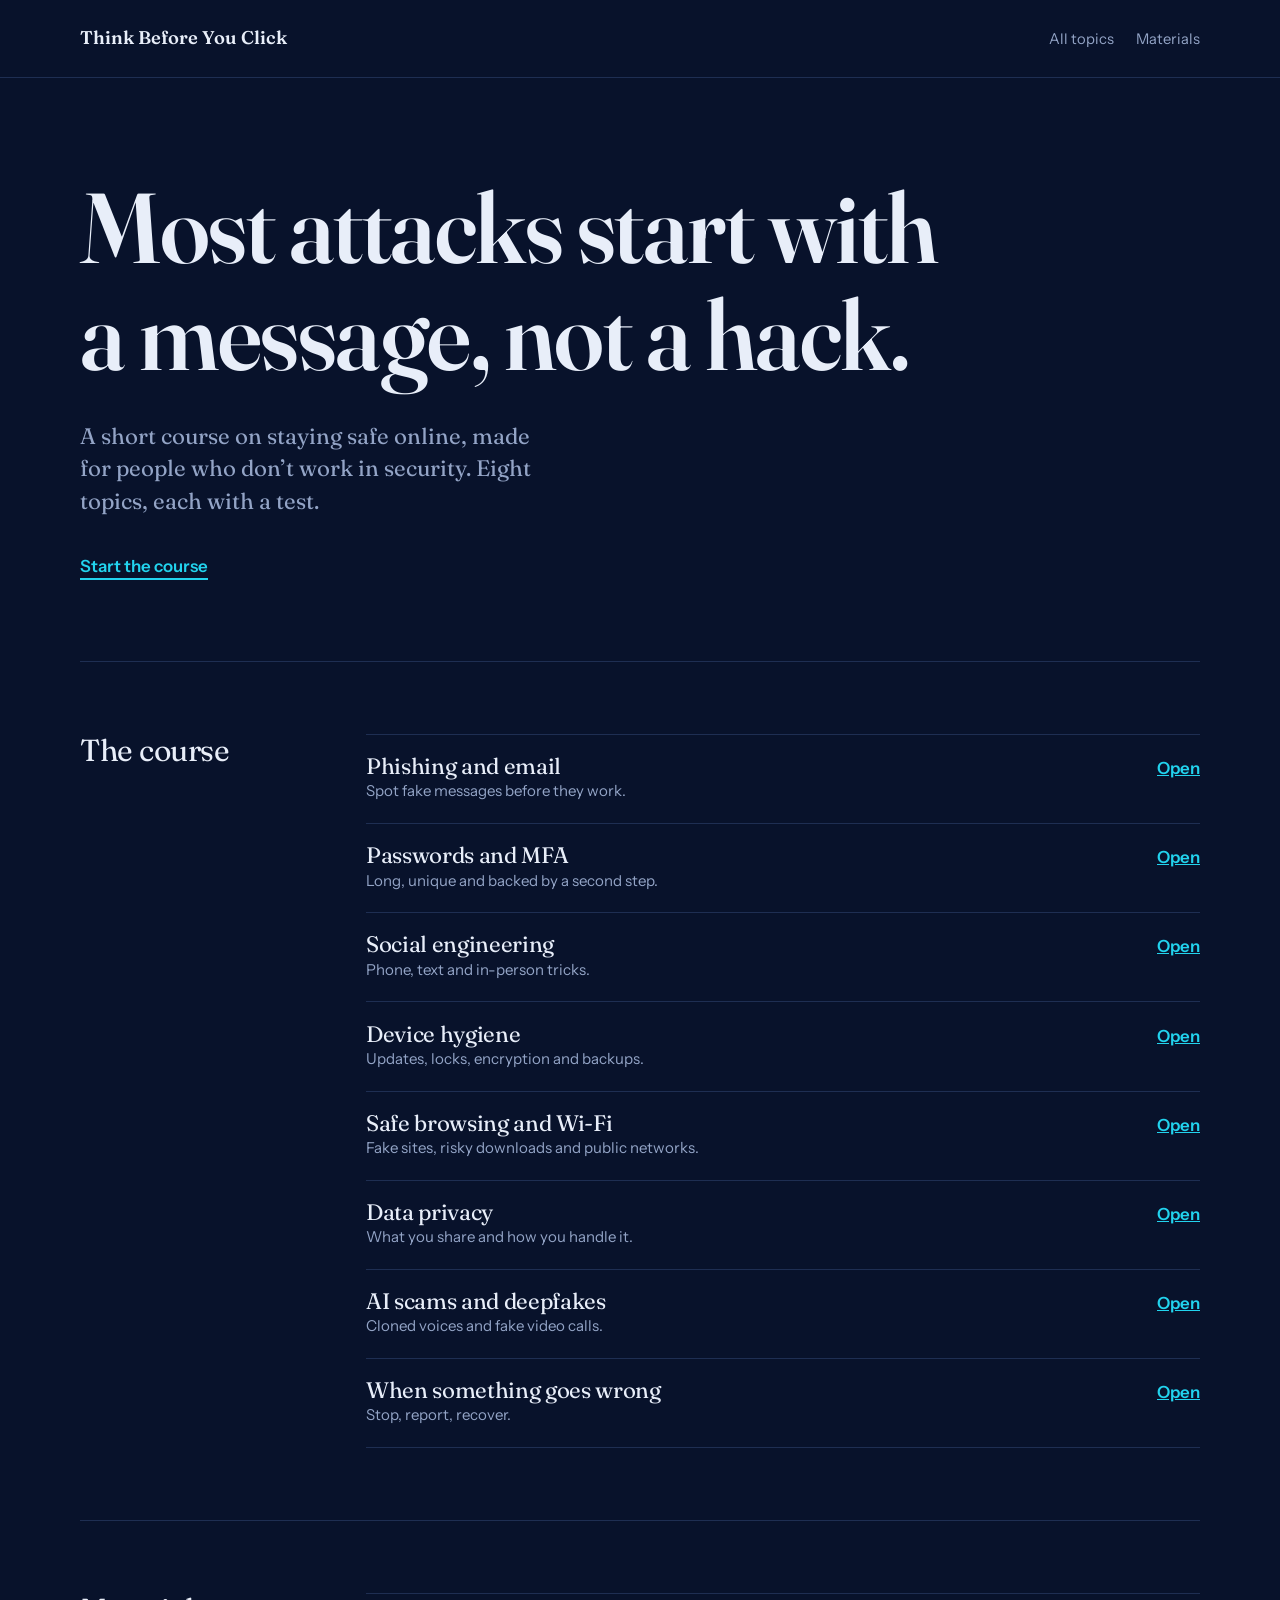
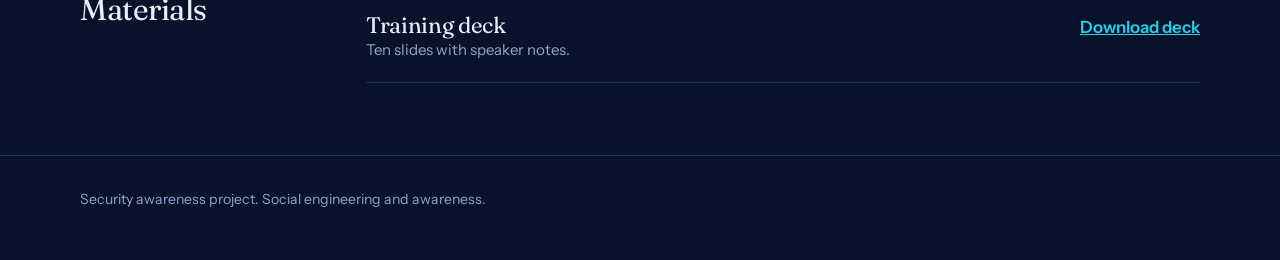
<file: index.html>
<!DOCTYPE html>
<html lang="en"><head><meta charset="utf-8"><meta name="viewport" content="width=device-width, initial-scale=1"><title>Security Awareness Training | Think Before You Click</title><link rel="preconnect" href="https://fonts.googleapis.com"><link rel="preconnect" href="https://fonts.gstatic.com" crossorigin><link href="https://fonts.googleapis.com/css2?family=Fraunces:opsz,wght@9..144,400;9..144,600&family=Instrument+Sans:wght@400;500;600&display=swap" rel="stylesheet"><link rel="stylesheet" href="style.css"></head><body>
<header><div class="wrap"><a class="brand" href="index.html">Think Before You Click</a><nav aria-label="Primary"><a href="index.html#topics">All topics</a><a href="index.html#materials">Materials</a></nav></div></header><main>
<div class="wrap hero"><h1>Most attacks start with a message, not a hack.</h1><p class="dek">A short course on staying safe online, made for people who don’t work in security. Eight topics, each with a test.</p><a class="go" href="#topics">Start the course</a></div><div class="wrap"><section class="ch" id="topics"><h2>The course</h2><ul class="mat"><li><div><h3>Phishing and email</h3><p>Spot fake messages before they work.</p></div><a href="phishing.html">Open</a></li><li><div><h3>Passwords and MFA</h3><p>Long, unique and backed by a second step.</p></div><a href="passwords.html">Open</a></li><li><div><h3>Social engineering</h3><p>Phone, text and in-person tricks.</p></div><a href="social.html">Open</a></li><li><div><h3>Device hygiene</h3><p>Updates, locks, encryption and backups.</p></div><a href="devices.html">Open</a></li><li><div><h3>Safe browsing and Wi-Fi</h3><p>Fake sites, risky downloads and public networks.</p></div><a href="browsing.html">Open</a></li><li><div><h3>Data privacy</h3><p>What you share and how you handle it.</p></div><a href="privacy.html">Open</a></li><li><div><h3>AI scams and deepfakes</h3><p>Cloned voices and fake video calls.</p></div><a href="ai.html">Open</a></li><li><div><h3>When something goes wrong</h3><p>Stop, report, recover.</p></div><a href="response.html">Open</a></li></ul></section>
<section class="ch" id="materials"><h2>Materials</h2>
  <ul class="mat">
    <li><div><h3>Training deck</h3><p>Ten slides with speaker notes.</p></div><a href="Security_Awareness_Training_Deck.pptx" download>Download deck</a></li>
  </ul>
</section></div>
</main><footer><div class="wrap">Security awareness project. Social engineering and awareness.</div></footer></body></html>
</file>
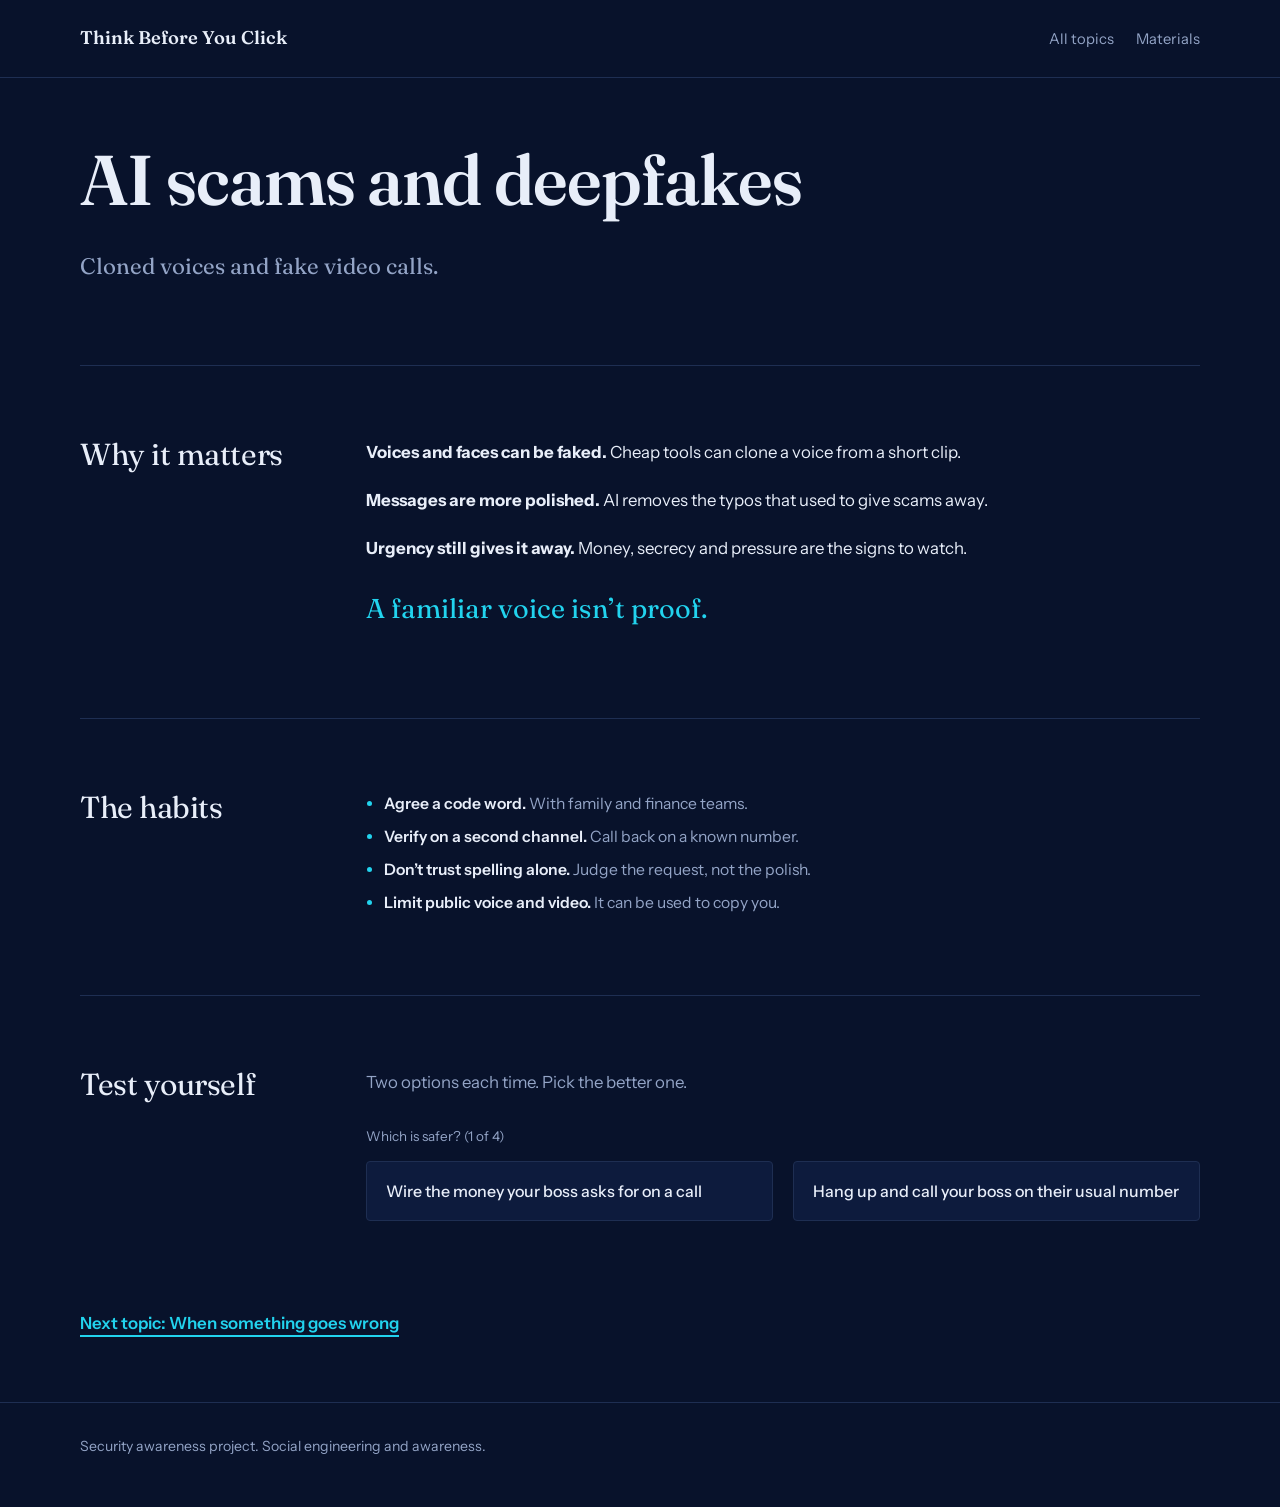
<file: ai.html>
<!DOCTYPE html>
<html lang="en"><head><meta charset="utf-8"><meta name="viewport" content="width=device-width, initial-scale=1"><title>AI scams and deepfakes | Think Before You Click</title><link rel="preconnect" href="https://fonts.googleapis.com"><link rel="preconnect" href="https://fonts.gstatic.com" crossorigin><link href="https://fonts.googleapis.com/css2?family=Fraunces:opsz,wght@9..144,400;9..144,600&family=Instrument+Sans:wght@400;500;600&display=swap" rel="stylesheet"><link rel="stylesheet" href="style.css"></head><body>
<header><div class="wrap"><a class="brand" href="index.html">Think Before You Click</a><nav aria-label="Primary"><a href="index.html#topics">All topics</a><a href="index.html#materials">Materials</a></nav></div></header><main>
<div class="wrap hero" style="padding:4rem 0 3rem"><h1 class="t">AI scams and deepfakes</h1><p class="dek">Cloned voices and fake video calls.</p></div><div class="wrap">
<section class="ch" id="why"><h2>Why it matters</h2><div class="story"><p><strong>Voices and faces can be faked.</strong> Cheap tools can clone a voice from a short clip.</p><p><strong>Messages are more polished.</strong> AI removes the typos that used to give scams away.</p><p><strong>Urgency still gives it away.</strong> Money, secrecy and pressure are the signs to watch.</p><p class="pull">A familiar voice isn’t proof.</p></div></section>
<section class="ch" id="guide"><h2>The habits</h2><div class="guide" style="grid-template-columns:1fr"><ul><li><strong>Agree a code word.</strong> With family and finance teams.</li><li><strong>Verify on a second channel.</strong> Call back on a known number.</li><li><strong>Don’t trust spelling alone.</strong> Judge the request, not the polish.</li><li><strong>Limit public voice and video.</strong> It can be used to copy you.</li></ul></div></section>
<section class="ch" id="safer"><h2>Test yourself</h2><div><p class="in">Two options each time. Pick the better one.</p><p class="note" id="tn" aria-live="polite" style="margin:0 0 .8rem"></p><div class="pair" id="pair2"></div><div class="fb" id="fb3"></div></div></section>
</div>
<div class="wrap" style="padding:1rem 0 4rem"><a class="go" href="response.html">Next topic: When something goes wrong</a></div>
</main><footer><div class="wrap">Security awareness project. Social engineering and awareness.</div></footer><script>const Q=[{"p": "Which is safer?", "o": ["Hang up and call your boss on their usual number", "Wire the money your boss asks for on a call"], "w": "Urgent, secret money requests are the classic sign."}, {"p": "Which is safer?", "o": ["Judge an email by its sender, link and ask", "Trust it because it has no typos"], "w": "AI-written scams can be flawless."}, {"p": "Which is safer?", "o": ["Confirm unusual requests on another channel", "Trust a video call because the face looks right"], "w": "Faces can be faked live."}, {"p": "Which is safer?", "o": ["Call the relative back or ask for your code word", "Send money because they sound upset"], "w": "Cloned voices exploit panic."}];</script><script src="quiz.js"></script></body></html>
</file>
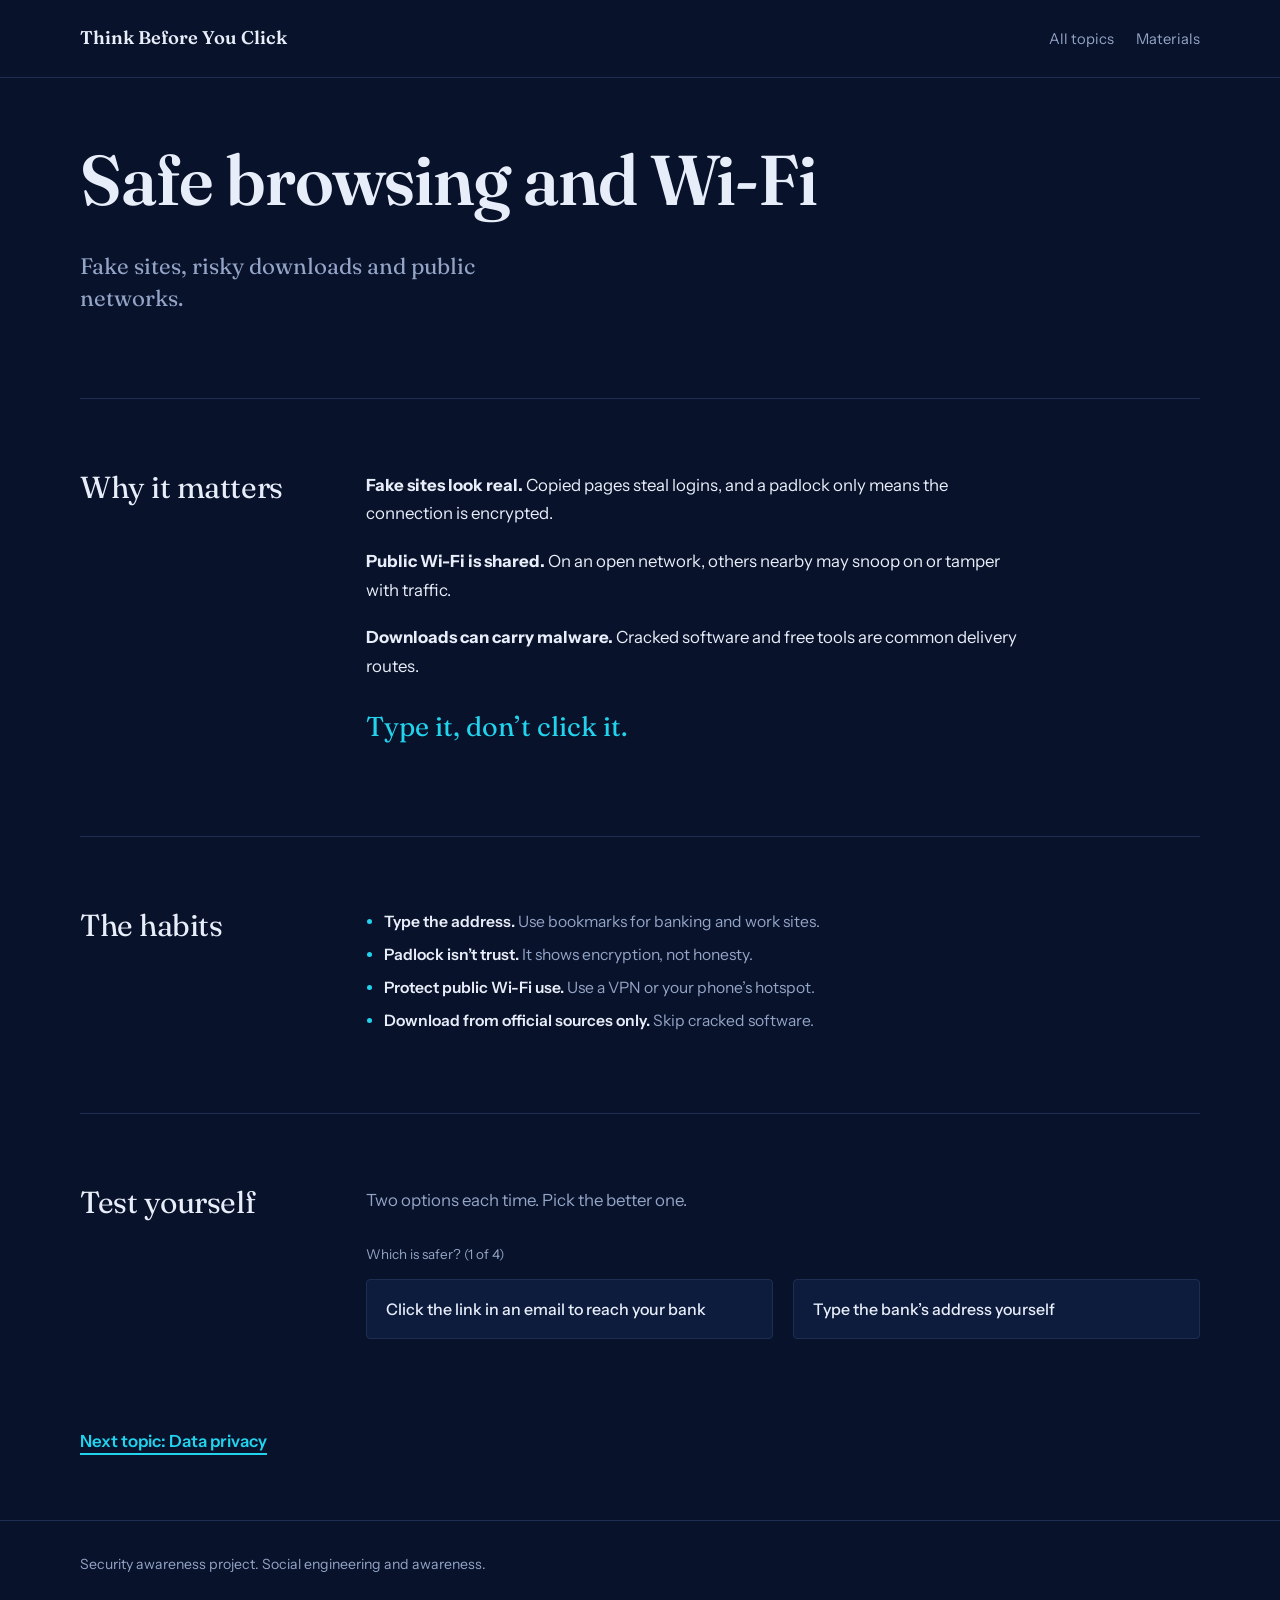
<file: browsing.html>
<!DOCTYPE html>
<html lang="en"><head><meta charset="utf-8"><meta name="viewport" content="width=device-width, initial-scale=1"><title>Safe browsing and Wi-Fi | Think Before You Click</title><link rel="preconnect" href="https://fonts.googleapis.com"><link rel="preconnect" href="https://fonts.gstatic.com" crossorigin><link href="https://fonts.googleapis.com/css2?family=Fraunces:opsz,wght@9..144,400;9..144,600&family=Instrument+Sans:wght@400;500;600&display=swap" rel="stylesheet"><link rel="stylesheet" href="style.css"></head><body>
<header><div class="wrap"><a class="brand" href="index.html">Think Before You Click</a><nav aria-label="Primary"><a href="index.html#topics">All topics</a><a href="index.html#materials">Materials</a></nav></div></header><main>
<div class="wrap hero" style="padding:4rem 0 3rem"><h1 class="t">Safe browsing and Wi-Fi</h1><p class="dek">Fake sites, risky downloads and public networks.</p></div><div class="wrap">
<section class="ch" id="why"><h2>Why it matters</h2><div class="story"><p><strong>Fake sites look real.</strong> Copied pages steal logins, and a padlock only means the connection is encrypted.</p><p><strong>Public Wi-Fi is shared.</strong> On an open network, others nearby may snoop on or tamper with traffic.</p><p><strong>Downloads can carry malware.</strong> Cracked software and free tools are common delivery routes.</p><p class="pull">Type it, don’t click it.</p></div></section>
<section class="ch" id="guide"><h2>The habits</h2><div class="guide" style="grid-template-columns:1fr"><ul><li><strong>Type the address.</strong> Use bookmarks for banking and work sites.</li><li><strong>Padlock isn’t trust.</strong> It shows encryption, not honesty.</li><li><strong>Protect public Wi-Fi use.</strong> Use a VPN or your phone’s hotspot.</li><li><strong>Download from official sources only.</strong> Skip cracked software.</li></ul></div></section>
<section class="ch" id="safer"><h2>Test yourself</h2><div><p class="in">Two options each time. Pick the better one.</p><p class="note" id="tn" aria-live="polite" style="margin:0 0 .8rem"></p><div class="pair" id="pair2"></div><div class="fb" id="fb3"></div></div></section>
</div>
<div class="wrap" style="padding:1rem 0 4rem"><a class="go" href="privacy.html">Next topic: Data privacy</a></div>
</main><footer><div class="wrap">Security awareness project. Social engineering and awareness.</div></footer><script>const Q=[{"p": "Which is safer?", "o": ["Type the bank’s address yourself", "Click the link in an email to reach your bank"], "w": "Email links can lead to lookalike sites."}, {"p": "Which is safer?", "o": ["Use your phone’s hotspot", "Check your bank on café Wi-Fi without a VPN"], "w": "A hotspot is a private connection. Open Wi-Fi is shared."}, {"p": "Which is true?", "o": ["A padlock only means the connection is encrypted", "A padlock means the site is safe"], "w": "Scam sites can have padlocks too."}, {"p": "Which is safer?", "o": ["The official version of the software", "A free cracked copy of paid software"], "w": "Cracked software often hides malware."}];</script><script src="quiz.js"></script></body></html>
</file>
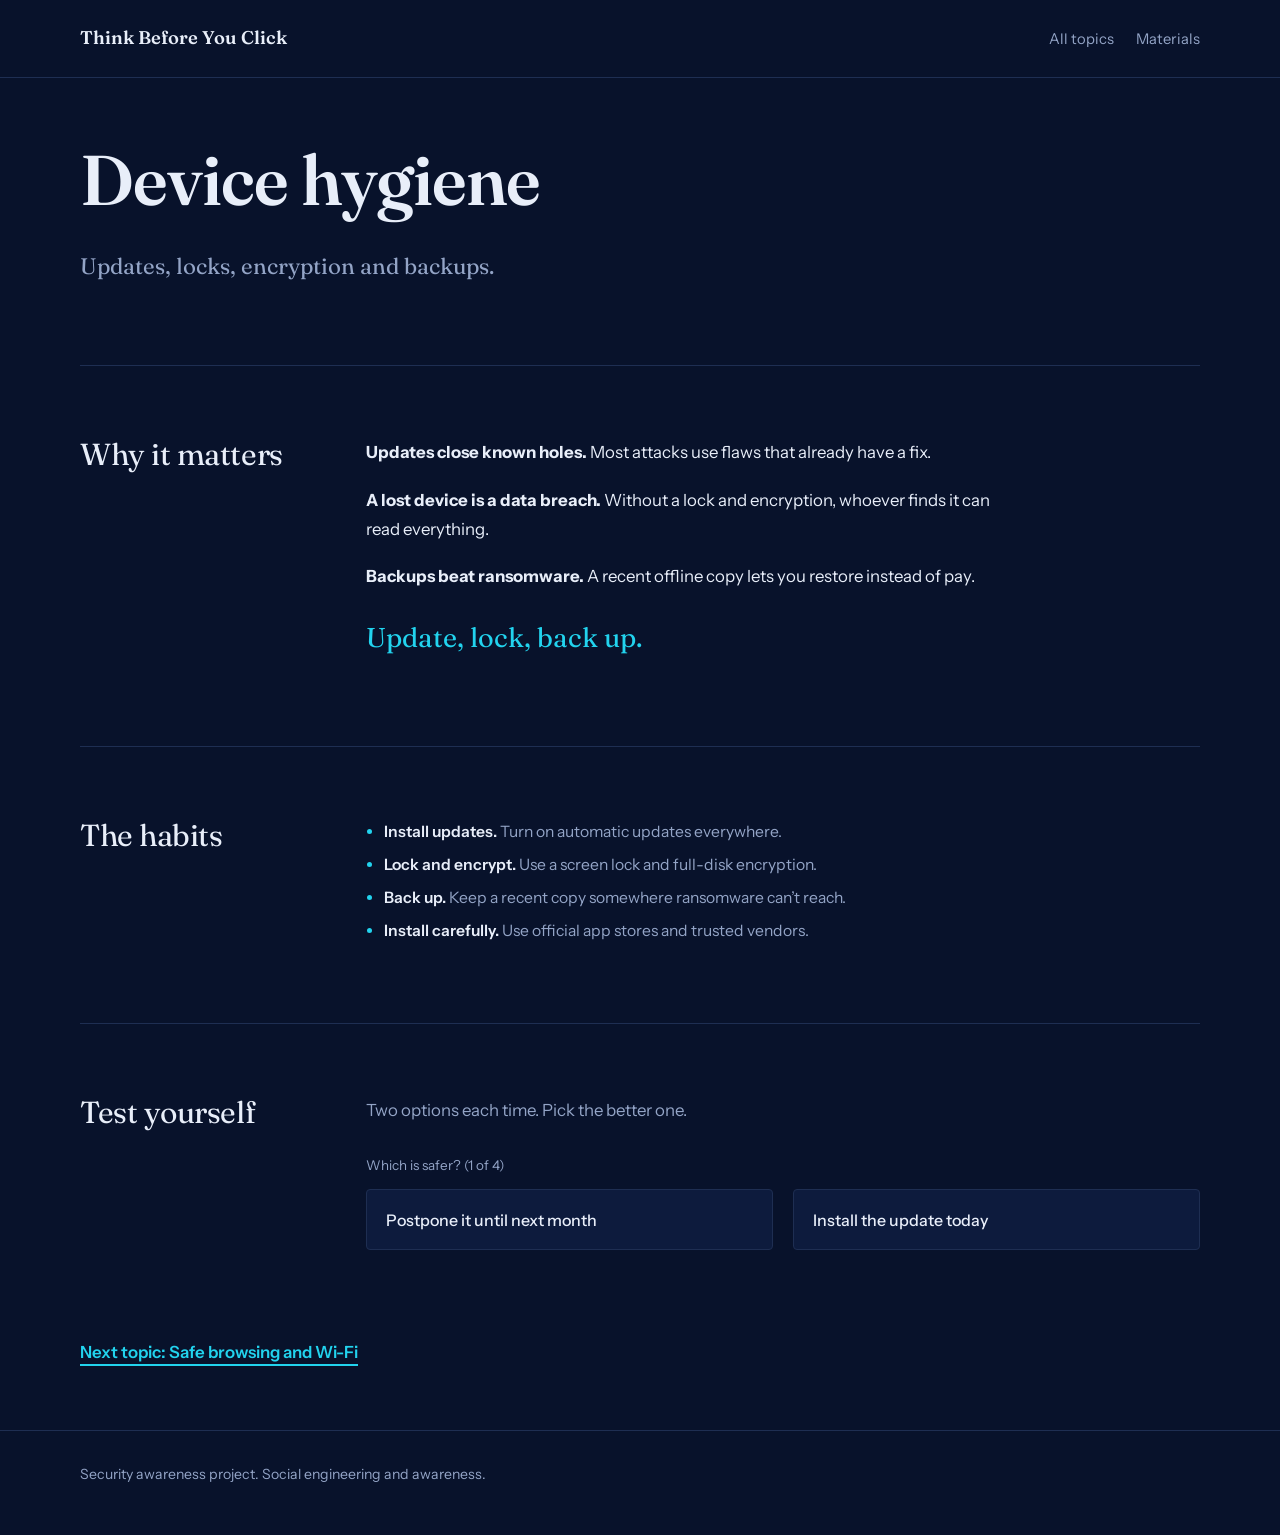
<file: devices.html>
<!DOCTYPE html>
<html lang="en"><head><meta charset="utf-8"><meta name="viewport" content="width=device-width, initial-scale=1"><title>Device hygiene | Think Before You Click</title><link rel="preconnect" href="https://fonts.googleapis.com"><link rel="preconnect" href="https://fonts.gstatic.com" crossorigin><link href="https://fonts.googleapis.com/css2?family=Fraunces:opsz,wght@9..144,400;9..144,600&family=Instrument+Sans:wght@400;500;600&display=swap" rel="stylesheet"><link rel="stylesheet" href="style.css"></head><body>
<header><div class="wrap"><a class="brand" href="index.html">Think Before You Click</a><nav aria-label="Primary"><a href="index.html#topics">All topics</a><a href="index.html#materials">Materials</a></nav></div></header><main>
<div class="wrap hero" style="padding:4rem 0 3rem"><h1 class="t">Device hygiene</h1><p class="dek">Updates, locks, encryption and backups.</p></div><div class="wrap">
<section class="ch" id="why"><h2>Why it matters</h2><div class="story"><p><strong>Updates close known holes.</strong> Most attacks use flaws that already have a fix.</p><p><strong>A lost device is a data breach.</strong> Without a lock and encryption, whoever finds it can read everything.</p><p><strong>Backups beat ransomware.</strong> A recent offline copy lets you restore instead of pay.</p><p class="pull">Update, lock, back up.</p></div></section>
<section class="ch" id="guide"><h2>The habits</h2><div class="guide" style="grid-template-columns:1fr"><ul><li><strong>Install updates.</strong> Turn on automatic updates everywhere.</li><li><strong>Lock and encrypt.</strong> Use a screen lock and full-disk encryption.</li><li><strong>Back up.</strong> Keep a recent copy somewhere ransomware can’t reach.</li><li><strong>Install carefully.</strong> Use official app stores and trusted vendors.</li></ul></div></section>
<section class="ch" id="safer"><h2>Test yourself</h2><div><p class="in">Two options each time. Pick the better one.</p><p class="note" id="tn" aria-live="polite" style="margin:0 0 .8rem"></p><div class="pair" id="pair2"></div><div class="fb" id="fb3"></div></div></section>
</div>
<div class="wrap" style="padding:1rem 0 4rem"><a class="go" href="browsing.html">Next topic: Safe browsing and Wi-Fi</a></div>
</main><footer><div class="wrap">Security awareness project. Social engineering and awareness.</div></footer><script>const Q=[{"p": "Which is safer?", "o": ["Install the update today", "Postpone it until next month"], "w": "Attackers target known flaws, so delay gives them time."}, {"p": "Which loses less if stolen?", "o": ["A laptop with an encrypted disk and screen lock", "A laptop with no lock"], "w": "Encryption keeps your files unreadable without your password."}, {"p": "Which is safer?", "o": ["A backup on a separate disk or in the cloud", "A backup stored on the same laptop"], "w": "Ransomware locks connected drives too, so keep a copy it can’t reach."}, {"p": "Which is safer?", "o": ["Get apps from the official store", "Download a free app from a random website"], "w": "Official stores check apps. Random sites often bundle malware."}];</script><script src="quiz.js"></script></body></html>
</file>
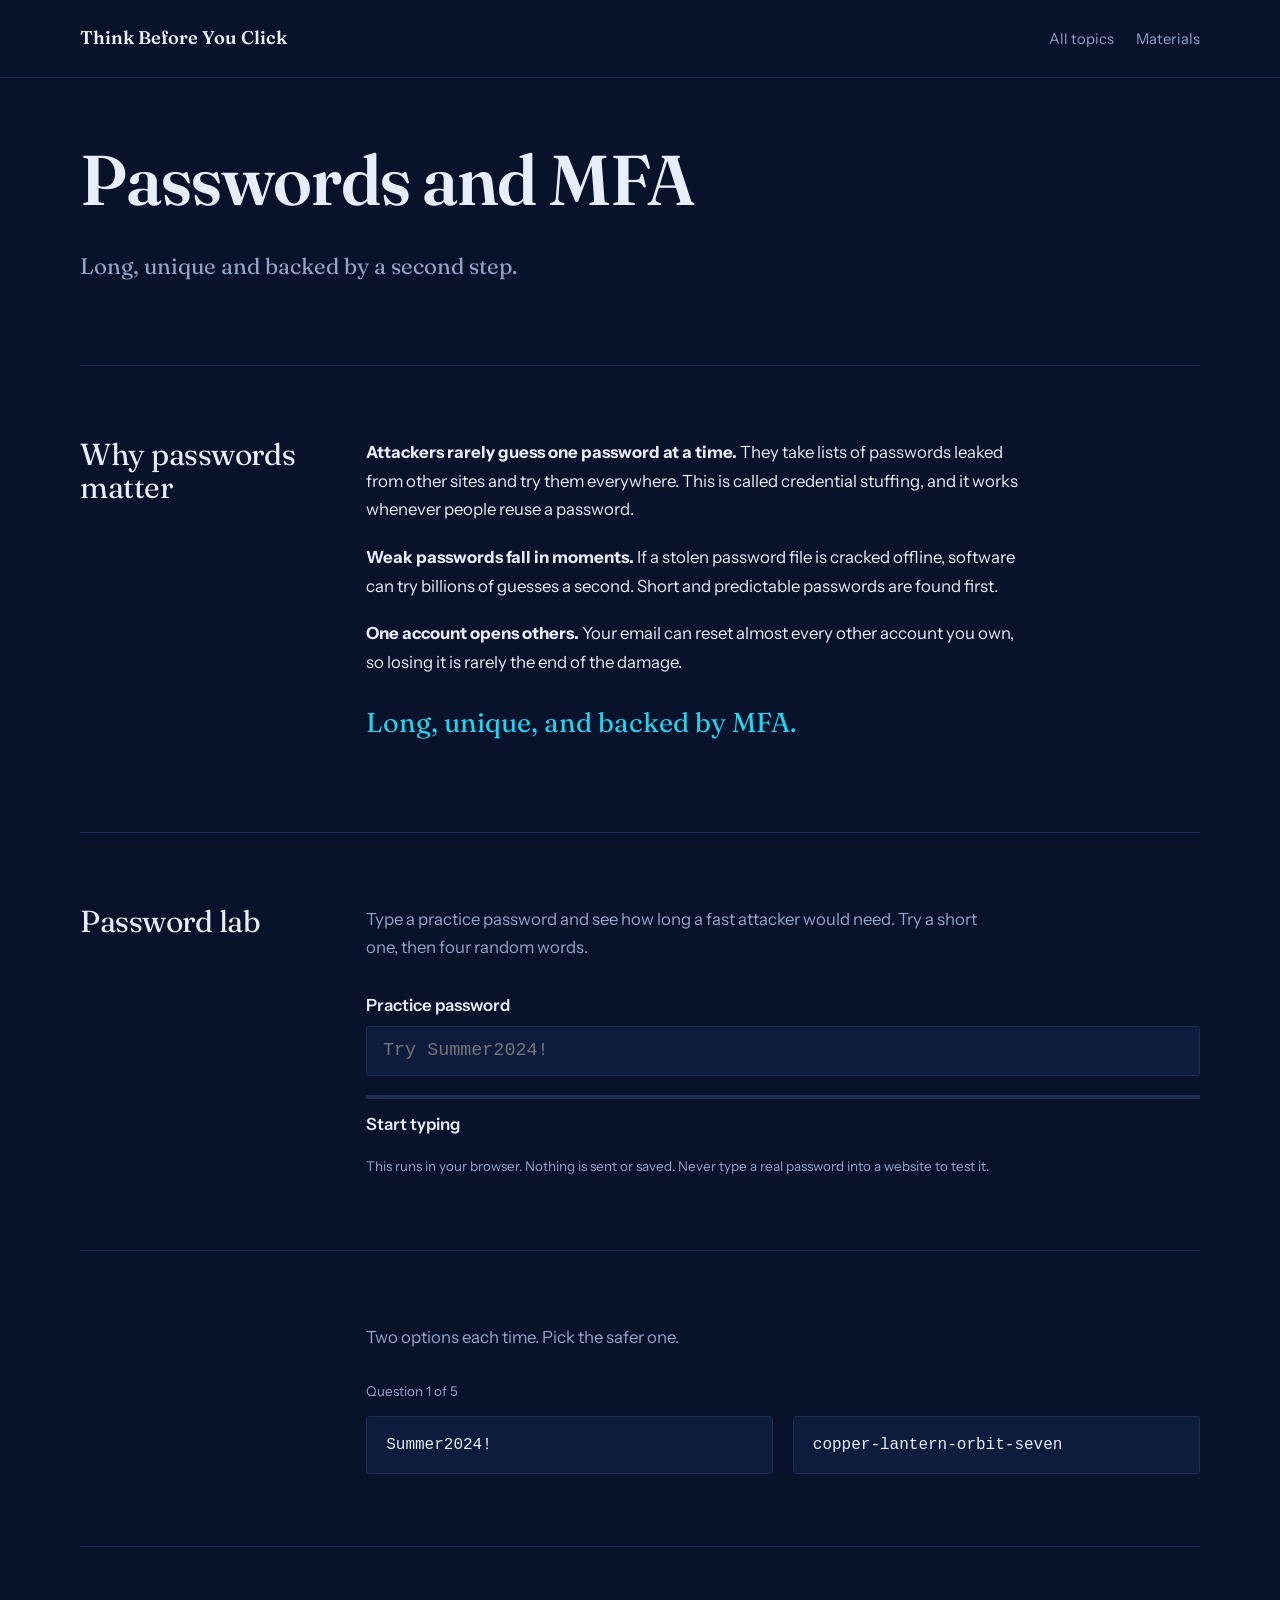
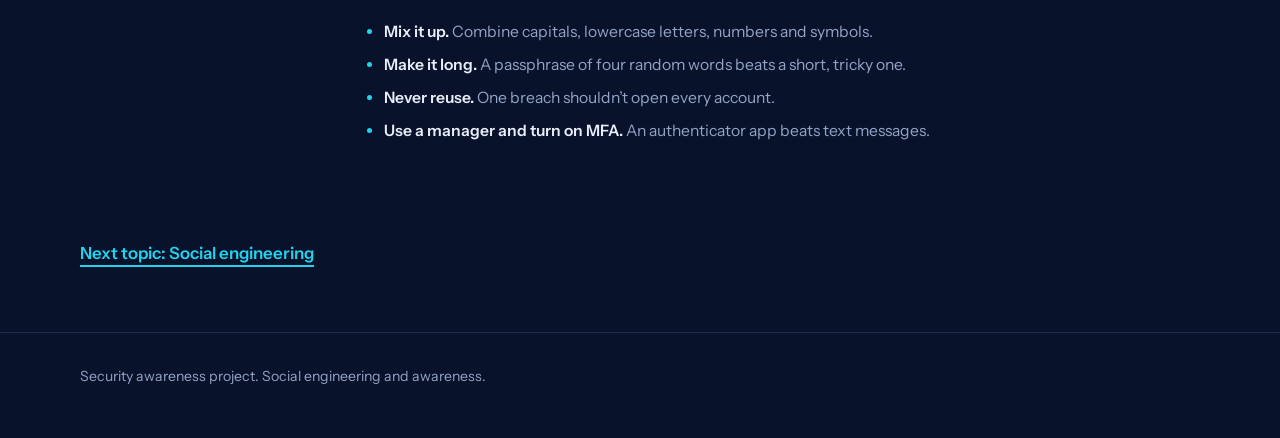
<file: passwords.html>
<!DOCTYPE html>
<html lang="en"><head><meta charset="utf-8"><meta name="viewport" content="width=device-width, initial-scale=1"><title>Passwords and MFA | Think Before You Click</title><link rel="preconnect" href="https://fonts.googleapis.com"><link rel="preconnect" href="https://fonts.gstatic.com" crossorigin><link href="https://fonts.googleapis.com/css2?family=Fraunces:opsz,wght@9..144,400;9..144,600&family=Instrument+Sans:wght@400;500;600&display=swap" rel="stylesheet"><link rel="stylesheet" href="style.css"></head><body>
<header><div class="wrap"><a class="brand" href="index.html">Think Before You Click</a><nav aria-label="Primary"><a href="index.html#topics">All topics</a><a href="index.html#materials">Materials</a></nav></div></header><main>
<div class="wrap hero" style="padding:4rem 0 3rem"><h1 class="t">Passwords and MFA</h1><p class="dek">Long, unique and backed by a second step.</p></div><div class="wrap">
<section class="ch" id="why"><h2>Why passwords matter</h2><div class="story">
  <p><strong>Attackers rarely guess one password at a time.</strong> They take lists of passwords leaked from other sites and try them everywhere. This is called credential stuffing, and it works whenever people reuse a password.</p>
  <p><strong>Weak passwords fall in moments.</strong> If a stolen password file is cracked offline, software can try billions of guesses a second. Short and predictable passwords are found first.</p>
  <p><strong>One account opens others.</strong> Your email can reset almost every other account you own, so losing it is rarely the end of the damage.</p>
  <p class="pull">Long, unique, and backed by MFA.</p>
</div></section><section class="ch" id="passwords"><h2>Password lab</h2><div class="pw">
  <p class="in">Type a practice password and see how long a fast attacker would need. Try a short one, then four random words.</p>
  <label for="pw">Practice password</label>
  <input id="pw" type="text" autocomplete="off" spellcheck="false" placeholder="Try Summer2024!">
  <div class="bar" aria-hidden="true"><div id="fill"></div></div>
  <div class="res" aria-live="polite"><span id="lvl">Start typing</span><span id="time"></span></div>
  <ul id="tips"></ul>
  <p class="note">This runs in your browser. Nothing is sent or saved. Never type a real password into a website to test it.</p>
</div></section><section class="ch" id="safer"><h2>Which is safer?</h2><div>
  <p class="in">Two options each time. Pick the safer one.</p>
  <p class="note" id="tn" aria-live="polite" style="margin:0 0 .8rem"></p>
  <div class="pair" id="pair2"></div>
  <div class="fb" id="fb3"></div>
</div></section><section class="ch" id="guide"><h2>The habits</h2><div class="guide" style="grid-template-columns:1fr"><ul><li><strong>Mix it up.</strong> Combine capitals, lowercase letters, numbers and symbols.</li><li><strong>Make it long.</strong> A passphrase of four random words beats a short, tricky one.</li><li><strong>Never reuse.</strong> One breach shouldn’t open every account.</li><li><strong>Use a manager and turn on MFA.</strong> An authenticator app beats text messages.</li></ul></div></section>
</div>
<div class="wrap" style="padding:1rem 0 4rem"><a class="go" href="social.html">Next topic: Social engineering</a></div>
</main><footer><div class="wrap">Security awareness project. Social engineering and awareness.</div></footer><script>const $=id=>document.getElementById(id);
const COMMON=["password","123456","qwerty","letmein","welcome","admin","iloveyou","abc123","monkey","dragon","football","111111"];
function rate(p){let pool=0;if(/[a-z]/.test(p))pool+=26;if(/[A-Z]/.test(p))pool+=26;if(/\d/.test(p))pool+=10;if(/[^A-Za-z0-9]/.test(p))pool+=32;
let bits=p.length*Math.log2(pool||1);const lo=p.toLowerCase();
if(COMMON.some(c=>lo.includes(c)))bits=Math.min(bits,22);
if(/^(.)\1+$/.test(p))bits=Math.min(bits,10);
if(/(0123|1234|2345|abcd|qwer)/i.test(p))bits-=10;
return Math.max(bits,1)}
function dur(s){if(s<1)return"instantly";if(s<60)return Math.round(s)+" seconds";if(s<3600)return Math.round(s/60)+" minutes";if(s<86400)return Math.round(s/3600)+" hours";if(s<2.6e6)return Math.round(s/86400)+" days";if(s<3.15e7)return Math.round(s/2.6e6)+" months";if(s<3.15e9)return Math.round(s/3.15e7)+" years";return"centuries or more"}
$("pw").addEventListener("input",ev=>{const p=ev.target.value,f=$("fill"),t=$("tips");
if(!p){f.style.width="0";$("lvl").textContent="Start typing";$("time").textContent="";t.innerHTML="";return}
const b=rate(p),secs=Math.pow(2,b)/2/1e10,lv=b<35?["Weak","var(--red)"]:b<60?["Fair","#F0B429"]:b<80?["Strong","var(--ok)"]:["Excellent","var(--ok)"];
f.style.width=Math.min(b/90,1)*100+"%";f.style.background=lv[1];
$("lvl").textContent=lv[0];$("time").textContent="Cracked in: "+dur(secs);
const tips=[];if(p.length<12)tips.push("Aim for 12 or more characters. Length matters most.");
if(COMMON.some(c=>p.toLowerCase().includes(c)))tips.push("It contains a very common word or pattern.");
if(!/[A-Z]/.test(p))tips.push("Add a capital letter.");
if(!/[a-z]/.test(p))tips.push("Add a lowercase letter.");
if(!/\d/.test(p))tips.push("Add a number.");
if(!/[^A-Za-z0-9]/.test(p))tips.push("Add a symbol like ! or #.");
if(/^[a-z]+$/i.test(p)&&p.length<16)tips.push("Try several random words joined together.");
if(!tips.length)tips.push("Nice. Make it unique for every account and turn on MFA.");
t.innerHTML=tips.map(x=>`<li>${x}</li>`).join("")});


const T=[
{o:["Summer2024!","copper-lantern-orbit-seven"],m:1,a:1,w:"Season, year and a symbol is a pattern attackers try first. Length and randomness win."},
{o:["P@ssw0rd","tulip-harbor-denim-quiet"],m:1,a:1,w:"Swapping letters for symbols (a to @, o to 0) is a well-known trick, and cracking tools try it early."},
{o:["k9#Lm2","blue-river-seven-lamp"],m:1,a:1,w:"Even a random six-character password is short enough to crack quickly. Length beats complexity."},
{o:["One strong password reused on ten sites","A different, ordinary passphrase for each site"],m:0,a:1,w:"If one site leaks the reused password, attackers try it everywhere. Unique beats strong-but-shared."},
{o:["A strong password on its own","A good password plus MFA"],m:0,a:1,w:"Even if the password is stolen, the attacker still needs your second step."}];
let t=0,ts=0;
function tr(){const q=T[t];$("fb3").classList.remove("open");$("fb3").innerHTML="";$("tn").textContent="Question "+(t+1)+" of "+T.length;
$("pair2").innerHTML=q.o.map((x,i)=>`<button class="opt${q.m?" m":""}" type="button" data-i="${i}">${x}</button>`).join("")}
$("pair2").addEventListener("click",ev=>{const b=ev.target.closest("button");if(!b)return;
const q=T[t],ok=+b.dataset.i===q.a,last=t===T.length-1;if(ok)ts++;
[...$("pair2").children].forEach(x=>x.disabled=true);
$("fb3").innerHTML=`<strong class="${ok?"ok":"no"}">${ok?"Correct.":"Not quite."}</strong> The safer choice is the ${q.a?"second":"first"} one.<p style="margin:.5rem 0;color:var(--mut)">${q.w}</p>`+(last?`<p><strong>${ts} of ${T.length}.</strong> ${ts>=5?"Perfect. Your passwords are in good hands.":ts>=3?"Good. Review the ones you missed.":"Worth another go. Remember: long, unique, and MFA."}</p>`:"")+`<button class="nx" id="n3" type="button">${last?"Play again":"Next question"}</button>`;
$("fb3").classList.add("open");$("n3").onclick=()=>{if(last){t=0;ts=0}else t++;tr()}});
tr();
</script></body></html>
</file>
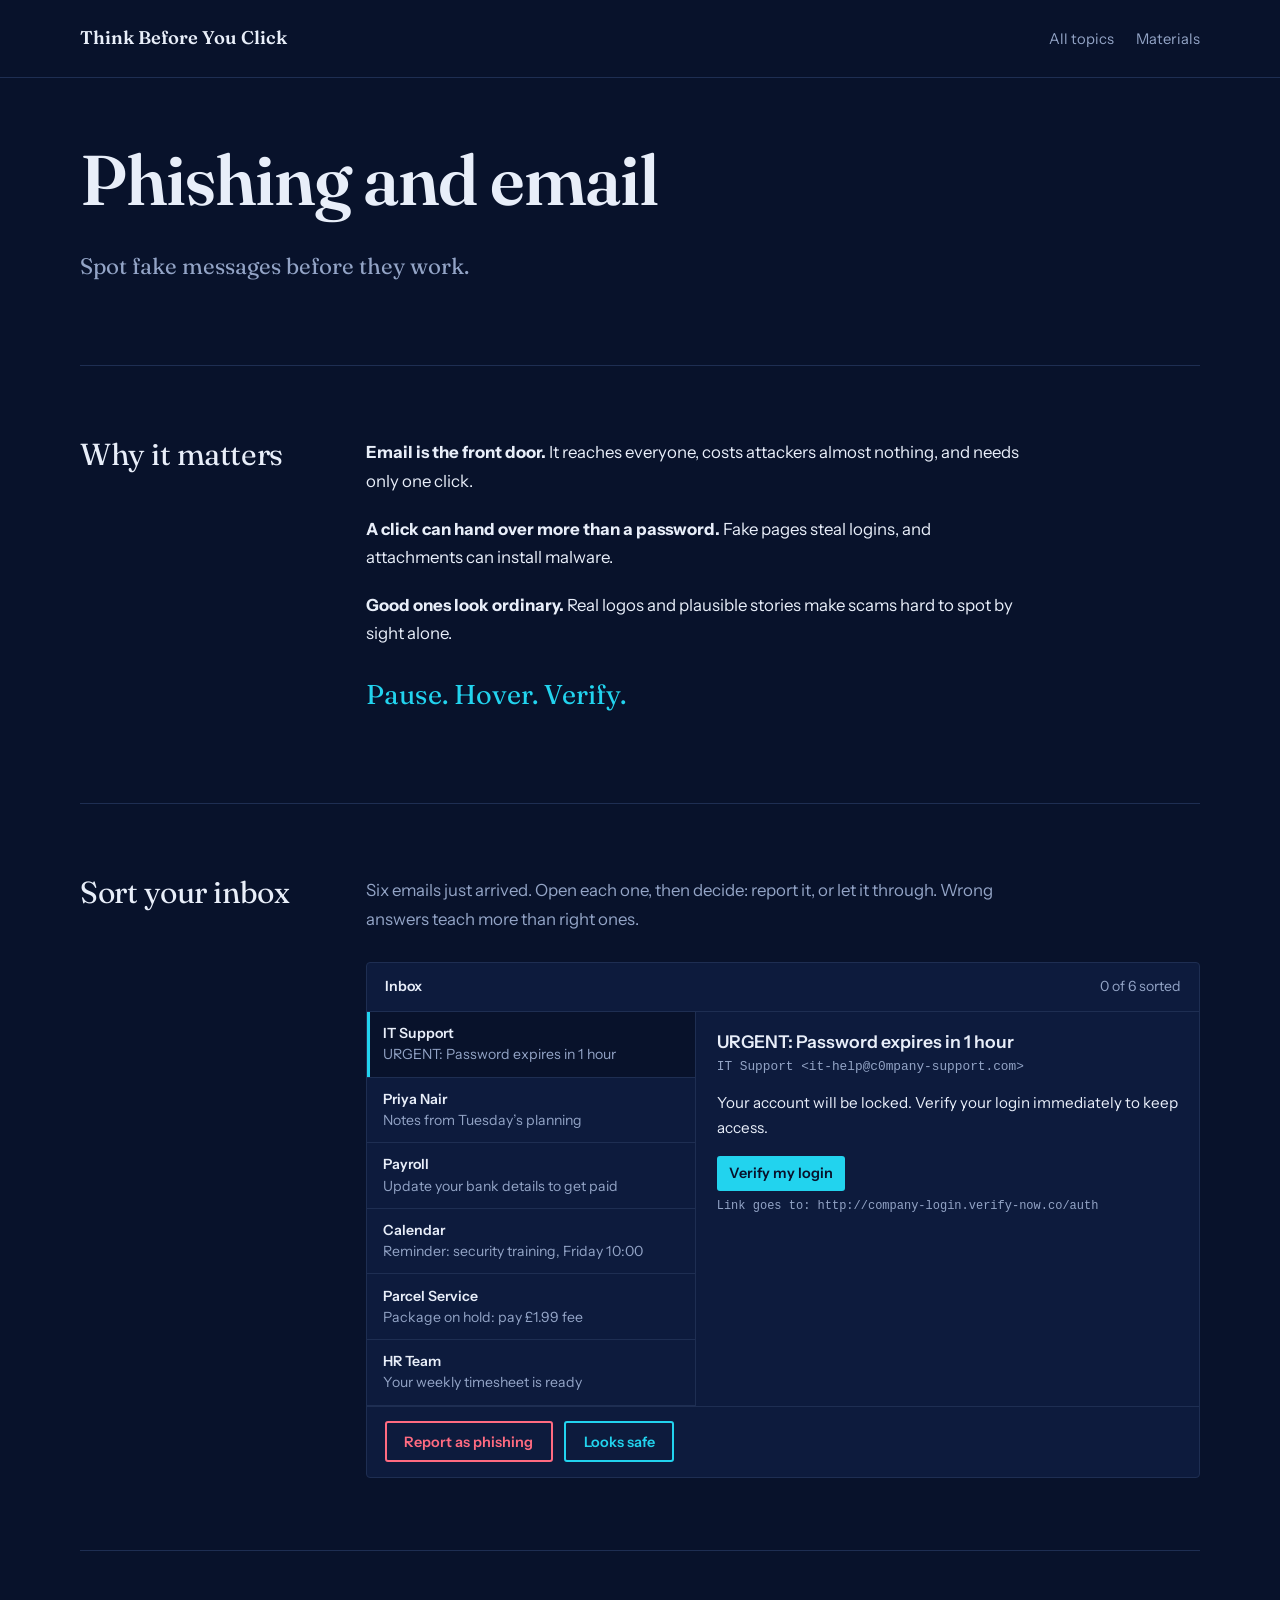
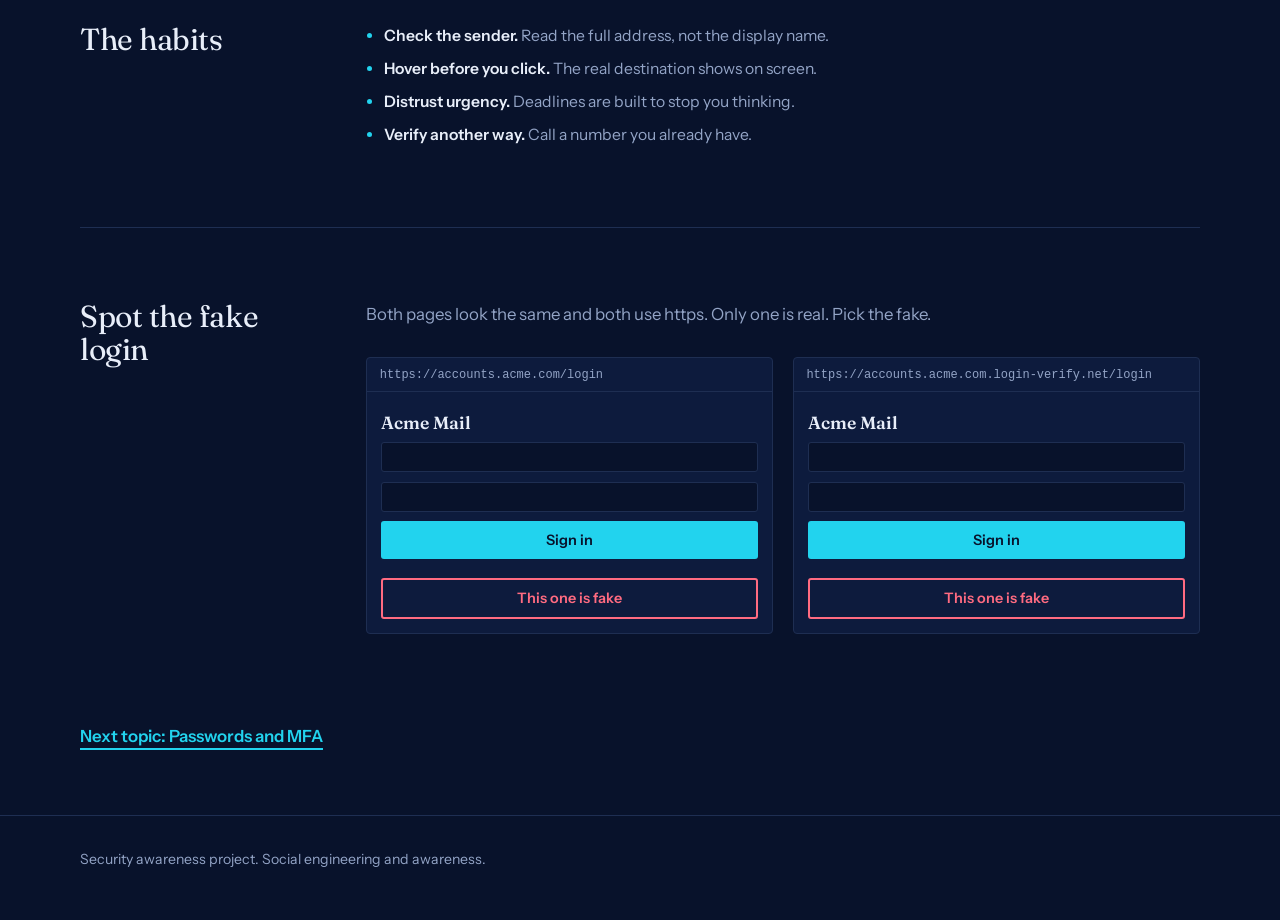
<file: phishing.html>
<!DOCTYPE html>
<html lang="en"><head><meta charset="utf-8"><meta name="viewport" content="width=device-width, initial-scale=1"><title>Phishing and email | Think Before You Click</title><link rel="preconnect" href="https://fonts.googleapis.com"><link rel="preconnect" href="https://fonts.gstatic.com" crossorigin><link href="https://fonts.googleapis.com/css2?family=Fraunces:opsz,wght@9..144,400;9..144,600&family=Instrument+Sans:wght@400;500;600&display=swap" rel="stylesheet"><link rel="stylesheet" href="style.css"></head><body>
<header><div class="wrap"><a class="brand" href="index.html">Think Before You Click</a><nav aria-label="Primary"><a href="index.html#topics">All topics</a><a href="index.html#materials">Materials</a></nav></div></header><main>
<div class="wrap hero" style="padding:4rem 0 3rem"><h1 class="t">Phishing and email</h1><p class="dek">Spot fake messages before they work.</p></div><div class="wrap">
<section class="ch" id="why"><h2>Why it matters</h2><div class="story"><p><strong>Email is the front door.</strong> It reaches everyone, costs attackers almost nothing, and needs only one click.</p><p><strong>A click can hand over more than a password.</strong> Fake pages steal logins, and attachments can install malware.</p><p><strong>Good ones look ordinary.</strong> Real logos and plausible stories make scams hard to spot by sight alone.</p><p class="pull">Pause. Hover. Verify.</p></div></section>
<section class="ch" id="test"><h2>Sort your inbox</h2><div>
  <p class="in">Six emails just arrived. Open each one, then decide: report it, or let it through. Wrong answers teach more than right ones.</p>
  <div class="fig" role="region" aria-label="Inbox test">
    <div class="mh"><b>Inbox</b><span id="score" aria-live="polite">0 of 6 sorted</span></div>
    <div class="mm"><ul id="list" role="listbox" aria-label="Emails"></ul><article id="view" aria-live="polite"></article></div>
    <div class="act"><button class="b r" id="bp" type="button">Report as phishing</button><button class="b" id="bs" type="button">Looks safe</button></div>
    <div class="fb" id="fb"></div>
  </div>
</div></section><section class="ch" id="guide"><h2>The habits</h2><div class="guide" style="grid-template-columns:1fr"><ul><li><strong>Check the sender.</strong> Read the full address, not the display name.</li><li><strong>Hover before you click.</strong> The real destination shows on screen.</li><li><strong>Distrust urgency.</strong> Deadlines are built to stop you thinking.</li><li><strong>Verify another way.</strong> Call a number you already have.</li></ul></div></section>
<section class="ch" id="login"><h2>Spot the fake login</h2><div>
  <p class="in">Both pages look the same and both use https. Only one is real. Pick the fake.</p>
  <div class="pair" id="pair"></div>
  <div class="fb" id="fb2"></div>
</div></section></div>
<div class="wrap" style="padding:1rem 0 4rem"><a class="go" href="passwords.html">Next topic: Passwords and MFA</a></div>
</main><footer><div class="wrap">Security awareness project. Social engineering and awareness.</div></footer><script>const E=[
{f:"IT Support",a:"it-help@c0mpany-support.com",s:"URGENT: Password expires in 1 hour",b:"Your account will be locked. Verify your login immediately to keep access.",l:["Verify my login","http://company-login.verify-now.co/auth"],p:1,c:["The sender domain uses a zero in place of the letter o.","An artificial one-hour deadline pushes you to act fast.","The link goes to a site that isn’t your company’s."],h:["a","t"]},
{f:"Priya Nair",a:"priya.nair@acme.com",s:"Notes from Tuesday’s planning",b:"Hi, here are the notes we agreed I’d share. Shout if I missed anything. Thanks!",l:0,p:0,c:["A known colleague on the real company domain.","You were expecting it, and it asks for nothing."],h:[]},
{f:"Payroll",a:"payroll@acme-hr.net",s:"Update your bank details to get paid",b:"We’re changing providers. Confirm your bank details today or your next payment may be delayed.",l:["Update details","https://acme-hr.net/payroll/update"],p:1,c:["The domain is acme-hr.net, not your company’s own.","Unexpected requests for bank details are a classic scam.","It pairs a deadline with a threat to your pay."],h:["a","t"]},
{f:"Calendar",a:"no-reply@acme.com",s:"Reminder: security training, Friday 10:00",b:"This is a reminder of the session you accepted last week. No action is needed.",l:0,p:0,c:["Real company domain and a meeting you already accepted.","No links, no urgency, nothing to enter."],h:[]},
{f:"Parcel Service",a:"redelivery@parcel-track.help",s:"Package on hold: pay £1.99 fee",b:"We couldn’t deliver your parcel. Pay a small fee within 24 hours or it will be returned.",l:["Pay redelivery fee","http://parcel-track.help/pay"],p:1,c:["You weren’t expecting a parcel.","A tiny fee is a trick to capture your card details.","The sender and link use an odd .help domain."],h:["a","t"]},
{f:"HR Team",a:"hr@acme.com",s:"Your weekly timesheet is ready",b:"Your timesheet for this week is ready to review in the usual place.",l:["Open timesheet","https://intranet.acme.com/timesheet"],p:0,c:["The sender and link both use the real company domain.","It’s a routine message you expect every week.","Not every link is bad. Check where it really goes."],h:[]}
];
const $=id=>document.getElementById(id),N=E.length;
let cur=0,res=Array(N).fill(null);
function list(){$("list").innerHTML=E.map((e,i)=>`<li><button type="button" role="option" data-i="${i}" aria-selected="${i===cur}"><b>${e.f}</b><span>${e.s}</span>${res[i]===null?"":res[i]?'<em class="ok">Correct</em>':'<em class="no">Missed</em>'}</button></li>`).join("")}
function view(){const e=E[cur],d=res[cur]!==null,h=d?e.h:[];
$("view").innerHTML=`<h3>${e.s}</h3><div class="addr${h.includes("a")?" hl":""}">${e.f} &lt;${e.a}&gt;</div><p>${e.b}</p>`+(e.l?`<span class="link">${e.l[0]}</span><div class="target${h.includes("t")?" hl":""}">Link goes to: ${e.l[1]}</div>`:"");
$("bp").disabled=$("bs").disabled=d}
function pick(i){cur=i;list();view();$("fb").classList.remove("open");$("fb").innerHTML=""}
function msg(s){return s>=6?"Perfect. You’d make a great human firewall.":s>=4?"Solid instincts. Review the clues you missed.":"Phishing is built to fool people, so don’t worry. Run it again and watch the sender and link."}
function ans(g){if(res[cur]!==null)return;const e=E[cur],ok=g===e.p;res[cur]=ok;
const n=res.filter(r=>r!==null).length,sc=res.filter(r=>r).length,end=n===N;
$("score").textContent=end?sc+" of "+N+" correct":n+" of "+N+" sorted";
$("fb").innerHTML=`<strong class="${ok?"ok":"no"}">${ok?"Correct.":"Not quite."}</strong> This one is ${e.p?"phishing":"legitimate"}.<ul>${e.c.map(c=>`<li>${c}</li>`).join("")}</ul>`+(end?`<p><strong>${sc} of ${N}.</strong> ${msg(sc)}</p><button class="nx" id="next" type="button">Try again</button>`:'<button class="nx" id="next" type="button">Next email</button>');
$("fb").classList.add("open");list();view();
$("next").onclick=()=>{if(end){res=Array(N).fill(null);$("score").textContent="0 of "+N+" sorted";pick(0)}else{const x=res.findIndex(r=>r===null);pick(x);$("list").querySelector(`[data-i="${x}"]`).focus()}}}
$("list").addEventListener("click",ev=>{const b=ev.target.closest("button");if(b)pick(+b.dataset.i)});
$("bp").onclick=()=>ans(1);$("bs").onclick=()=>ans(0);pick(0);

const L=[
{u:["https://accounts.acme.com/login","https://accounts.acme.com.login-verify.net/login"],fake:1,why:"Read an address up to the first single slash and work backwards. The real domain here is login-verify.net. “accounts.acme.com” is just a subdomain placed in front to fool you."},
{u:["https://mail.acrne.com/login","https://mail.acme.com/login"],fake:0,why:"The letters “rn” stand in for “m”, so it reads acrne, not acme. Lookalike letters are easy to miss at a glance."}];
let r=0;
function round(){const q=L[r];$("fb2").classList.remove("open");$("fb2").innerHTML="";
$("pair").innerHTML=q.u.map((u,i)=>`<div class="fr"><div class="url">${u}</div><div class="pane"><b>Acme Mail</b><i></i><i></i><u>Sign in</u></div><button class="b r" type="button" data-i="${i}">This one is fake</button></div>`).join("")}
$("pair").addEventListener("click",ev=>{const b=ev.target.closest("button");if(!b)return;
const q=L[r],ok=+b.dataset.i===q.fake,last=r===L.length-1;
$("pair").querySelectorAll("button").forEach(x=>x.disabled=true);
$("fb2").innerHTML=`<strong class="${ok?"ok":"no"}">${ok?"Correct.":"Not quite."}</strong> The fake is the ${q.fake?"second":"first"} page.<p style="margin:.5rem 0;color:var(--mut)">${q.why} A padlock only shows the connection is encrypted, not that the site is honest.</p><button class="nx" id="n2" type="button">${last?"Play again":"Next round"}</button>`;
$("fb2").classList.add("open");$("n2").onclick=()=>{r=last?0:r+1;round()}});
round();
</script></body></html>
</file>
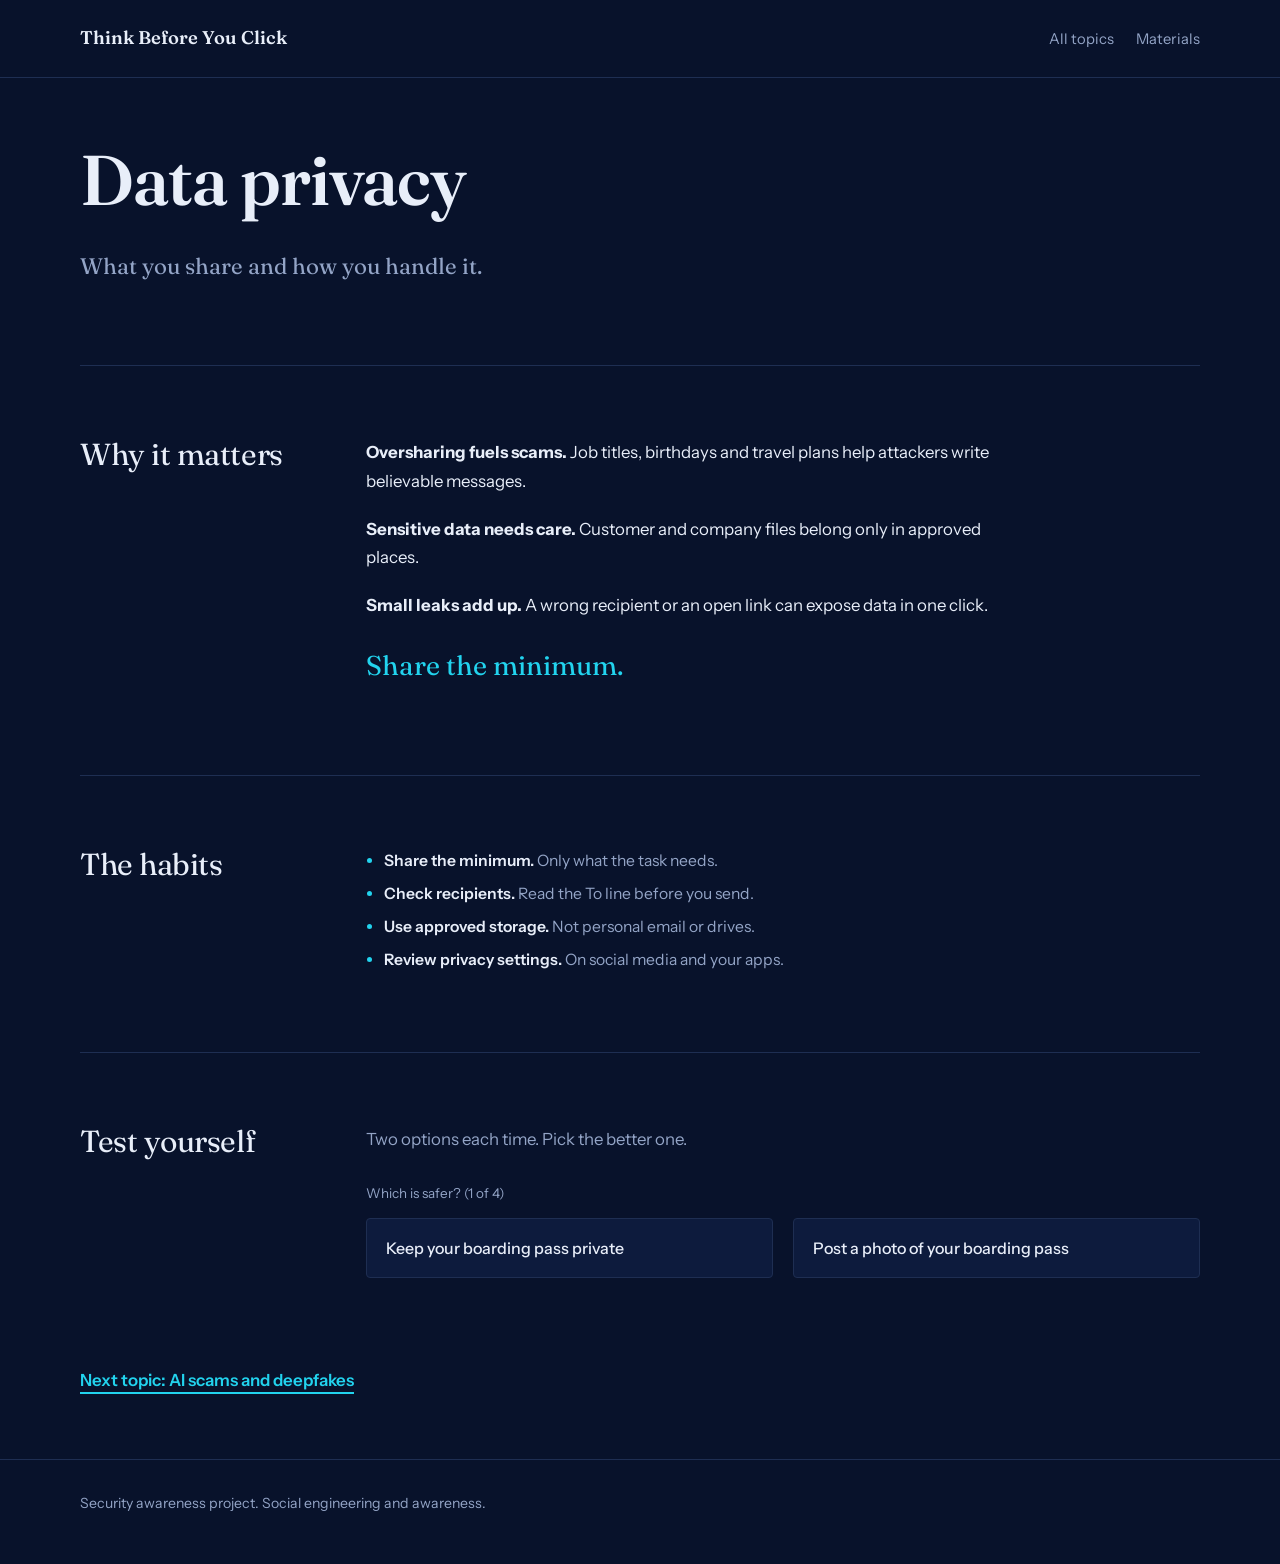
<file: privacy.html>
<!DOCTYPE html>
<html lang="en"><head><meta charset="utf-8"><meta name="viewport" content="width=device-width, initial-scale=1"><title>Data privacy | Think Before You Click</title><link rel="preconnect" href="https://fonts.googleapis.com"><link rel="preconnect" href="https://fonts.gstatic.com" crossorigin><link href="https://fonts.googleapis.com/css2?family=Fraunces:opsz,wght@9..144,400;9..144,600&family=Instrument+Sans:wght@400;500;600&display=swap" rel="stylesheet"><link rel="stylesheet" href="style.css"></head><body>
<header><div class="wrap"><a class="brand" href="index.html">Think Before You Click</a><nav aria-label="Primary"><a href="index.html#topics">All topics</a><a href="index.html#materials">Materials</a></nav></div></header><main>
<div class="wrap hero" style="padding:4rem 0 3rem"><h1 class="t">Data privacy</h1><p class="dek">What you share and how you handle it.</p></div><div class="wrap">
<section class="ch" id="why"><h2>Why it matters</h2><div class="story"><p><strong>Oversharing fuels scams.</strong> Job titles, birthdays and travel plans help attackers write believable messages.</p><p><strong>Sensitive data needs care.</strong> Customer and company files belong only in approved places.</p><p><strong>Small leaks add up.</strong> A wrong recipient or an open link can expose data in one click.</p><p class="pull">Share the minimum.</p></div></section>
<section class="ch" id="guide"><h2>The habits</h2><div class="guide" style="grid-template-columns:1fr"><ul><li><strong>Share the minimum.</strong> Only what the task needs.</li><li><strong>Check recipients.</strong> Read the To line before you send.</li><li><strong>Use approved storage.</strong> Not personal email or drives.</li><li><strong>Review privacy settings.</strong> On social media and your apps.</li></ul></div></section>
<section class="ch" id="safer"><h2>Test yourself</h2><div><p class="in">Two options each time. Pick the better one.</p><p class="note" id="tn" aria-live="polite" style="margin:0 0 .8rem"></p><div class="pair" id="pair2"></div><div class="fb" id="fb3"></div></div></section>
</div>
<div class="wrap" style="padding:1rem 0 4rem"><a class="go" href="ai.html">Next topic: AI scams and deepfakes</a></div>
</main><footer><div class="wrap">Security awareness project. Social engineering and awareness.</div></footer><script>const Q=[{"p": "Which is safer?", "o": ["Keep your boarding pass private", "Post a photo of your boarding pass"], "w": "Barcodes can reveal booking details."}, {"p": "Which is safer?", "o": ["Use the approved company system", "Email a customer list to your personal account"], "w": "Personal accounts sit outside company protections."}, {"p": "Which is safer?", "o": ["Share a link with named people only", "Set the link to anyone with the link"], "w": "Open links can be forwarded or found."}, {"p": "Which is safer?", "o": ["Check the recipient list before sending", "Send quickly and fix mistakes later"], "w": "Wrong-recipient emails are a leading cause of small leaks."}];</script><script src="quiz.js"></script></body></html>
</file>
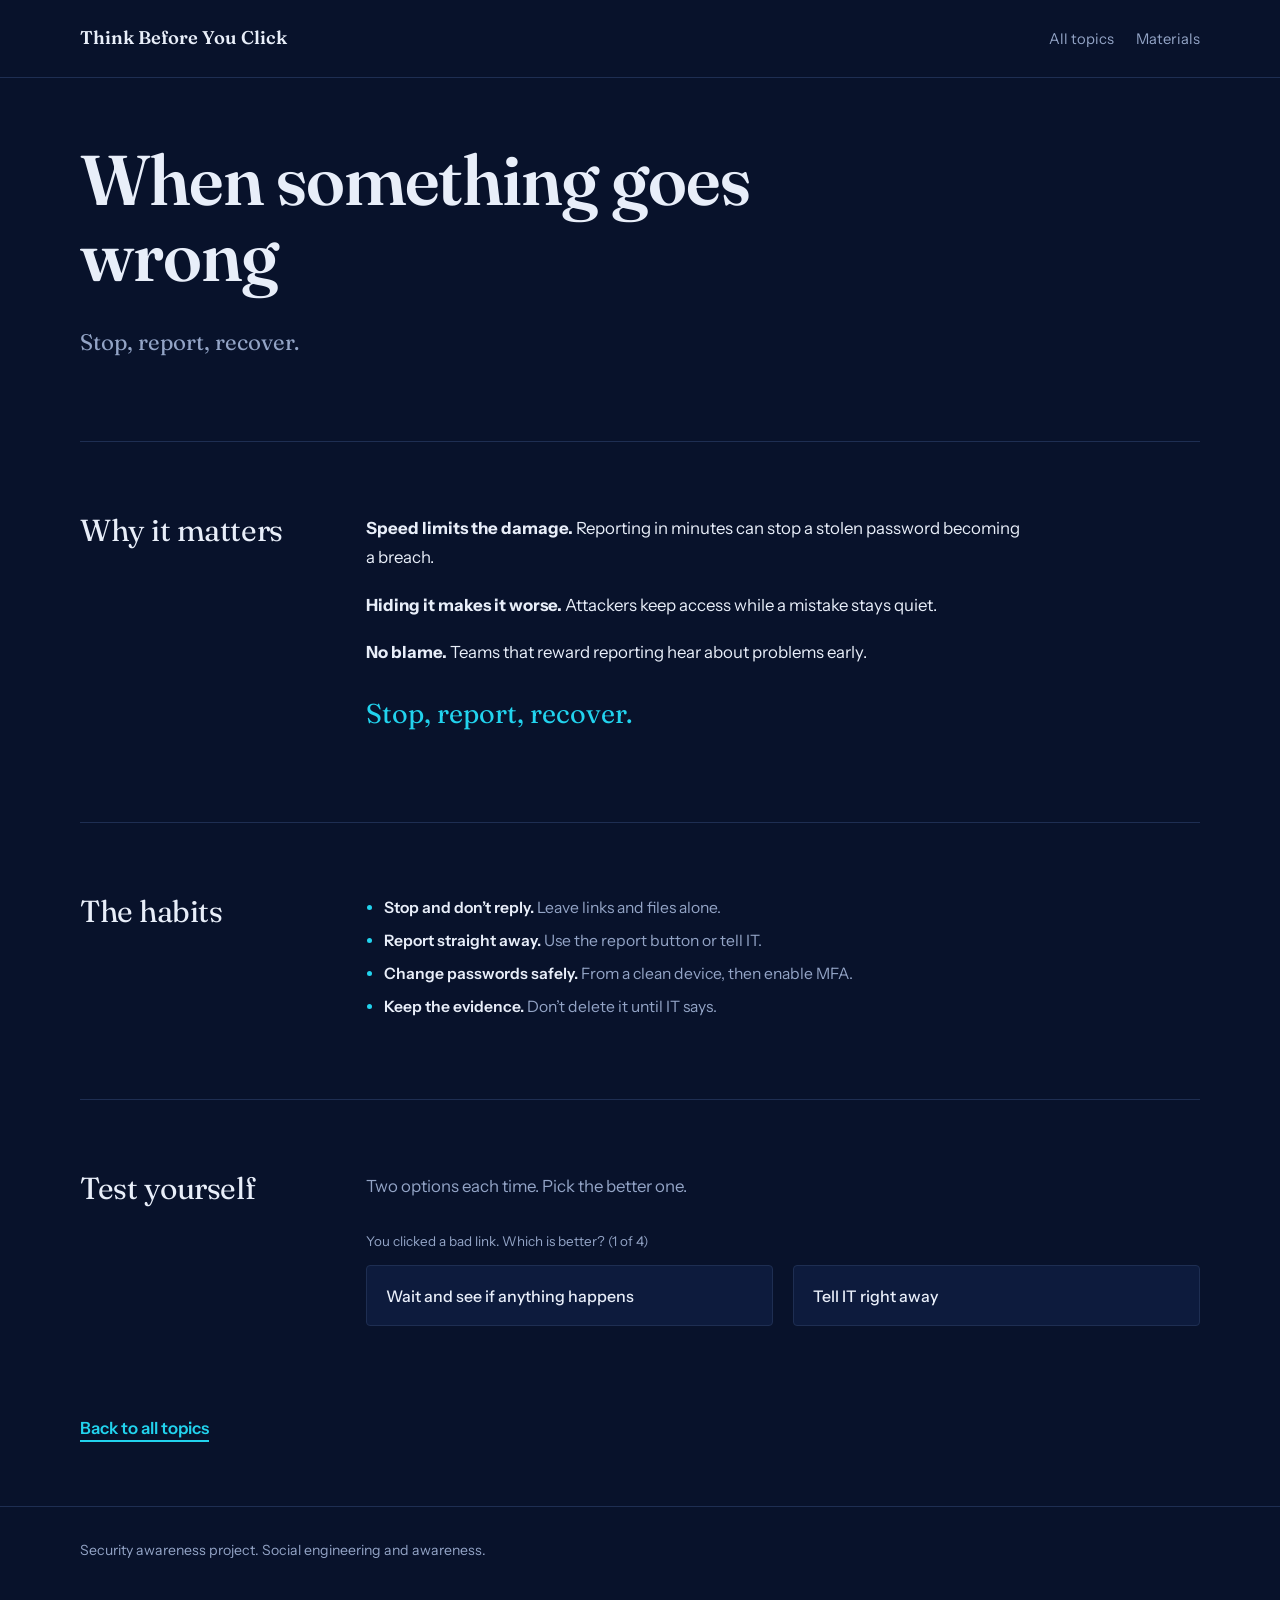
<file: response.html>
<!DOCTYPE html>
<html lang="en"><head><meta charset="utf-8"><meta name="viewport" content="width=device-width, initial-scale=1"><title>When something goes wrong | Think Before You Click</title><link rel="preconnect" href="https://fonts.googleapis.com"><link rel="preconnect" href="https://fonts.gstatic.com" crossorigin><link href="https://fonts.googleapis.com/css2?family=Fraunces:opsz,wght@9..144,400;9..144,600&family=Instrument+Sans:wght@400;500;600&display=swap" rel="stylesheet"><link rel="stylesheet" href="style.css"></head><body>
<header><div class="wrap"><a class="brand" href="index.html">Think Before You Click</a><nav aria-label="Primary"><a href="index.html#topics">All topics</a><a href="index.html#materials">Materials</a></nav></div></header><main>
<div class="wrap hero" style="padding:4rem 0 3rem"><h1 class="t">When something goes wrong</h1><p class="dek">Stop, report, recover.</p></div><div class="wrap">
<section class="ch" id="why"><h2>Why it matters</h2><div class="story"><p><strong>Speed limits the damage.</strong> Reporting in minutes can stop a stolen password becoming a breach.</p><p><strong>Hiding it makes it worse.</strong> Attackers keep access while a mistake stays quiet.</p><p><strong>No blame.</strong> Teams that reward reporting hear about problems early.</p><p class="pull">Stop, report, recover.</p></div></section>
<section class="ch" id="guide"><h2>The habits</h2><div class="guide" style="grid-template-columns:1fr"><ul><li><strong>Stop and don’t reply.</strong> Leave links and files alone.</li><li><strong>Report straight away.</strong> Use the report button or tell IT.</li><li><strong>Change passwords safely.</strong> From a clean device, then enable MFA.</li><li><strong>Keep the evidence.</strong> Don’t delete it until IT says.</li></ul></div></section>
<section class="ch" id="safer"><h2>Test yourself</h2><div><p class="in">Two options each time. Pick the better one.</p><p class="note" id="tn" aria-live="polite" style="margin:0 0 .8rem"></p><div class="pair" id="pair2"></div><div class="fb" id="fb3"></div></div></section>
</div>
<div class="wrap" style="padding:1rem 0 4rem"><a class="go" href="index.html#topics">Back to all topics</a></div>
</main><footer><div class="wrap">Security awareness project. Social engineering and awareness.</div></footer><script>const Q=[{"p": "You clicked a bad link. Which is better?", "o": ["Tell IT right away", "Wait and see if anything happens"], "w": "Early reports limit damage."}, {"p": "Which is better?", "o": ["Change the password from a clean device and tell IT", "Change it on the same device and say nothing"], "w": "Malware on the device could capture the new password."}, {"p": "Which is better?", "o": ["Report the email, then delete it", "Delete it and say nothing"], "w": "Reports help protect your colleagues too."}, {"p": "You lose your phone. Which is better?", "o": ["Report it and remote-lock or wipe it", "Wait a week to see if it turns up"], "w": "Every hour gives a thief more time."}];</script><script src="quiz.js"></script></body></html>
</file>
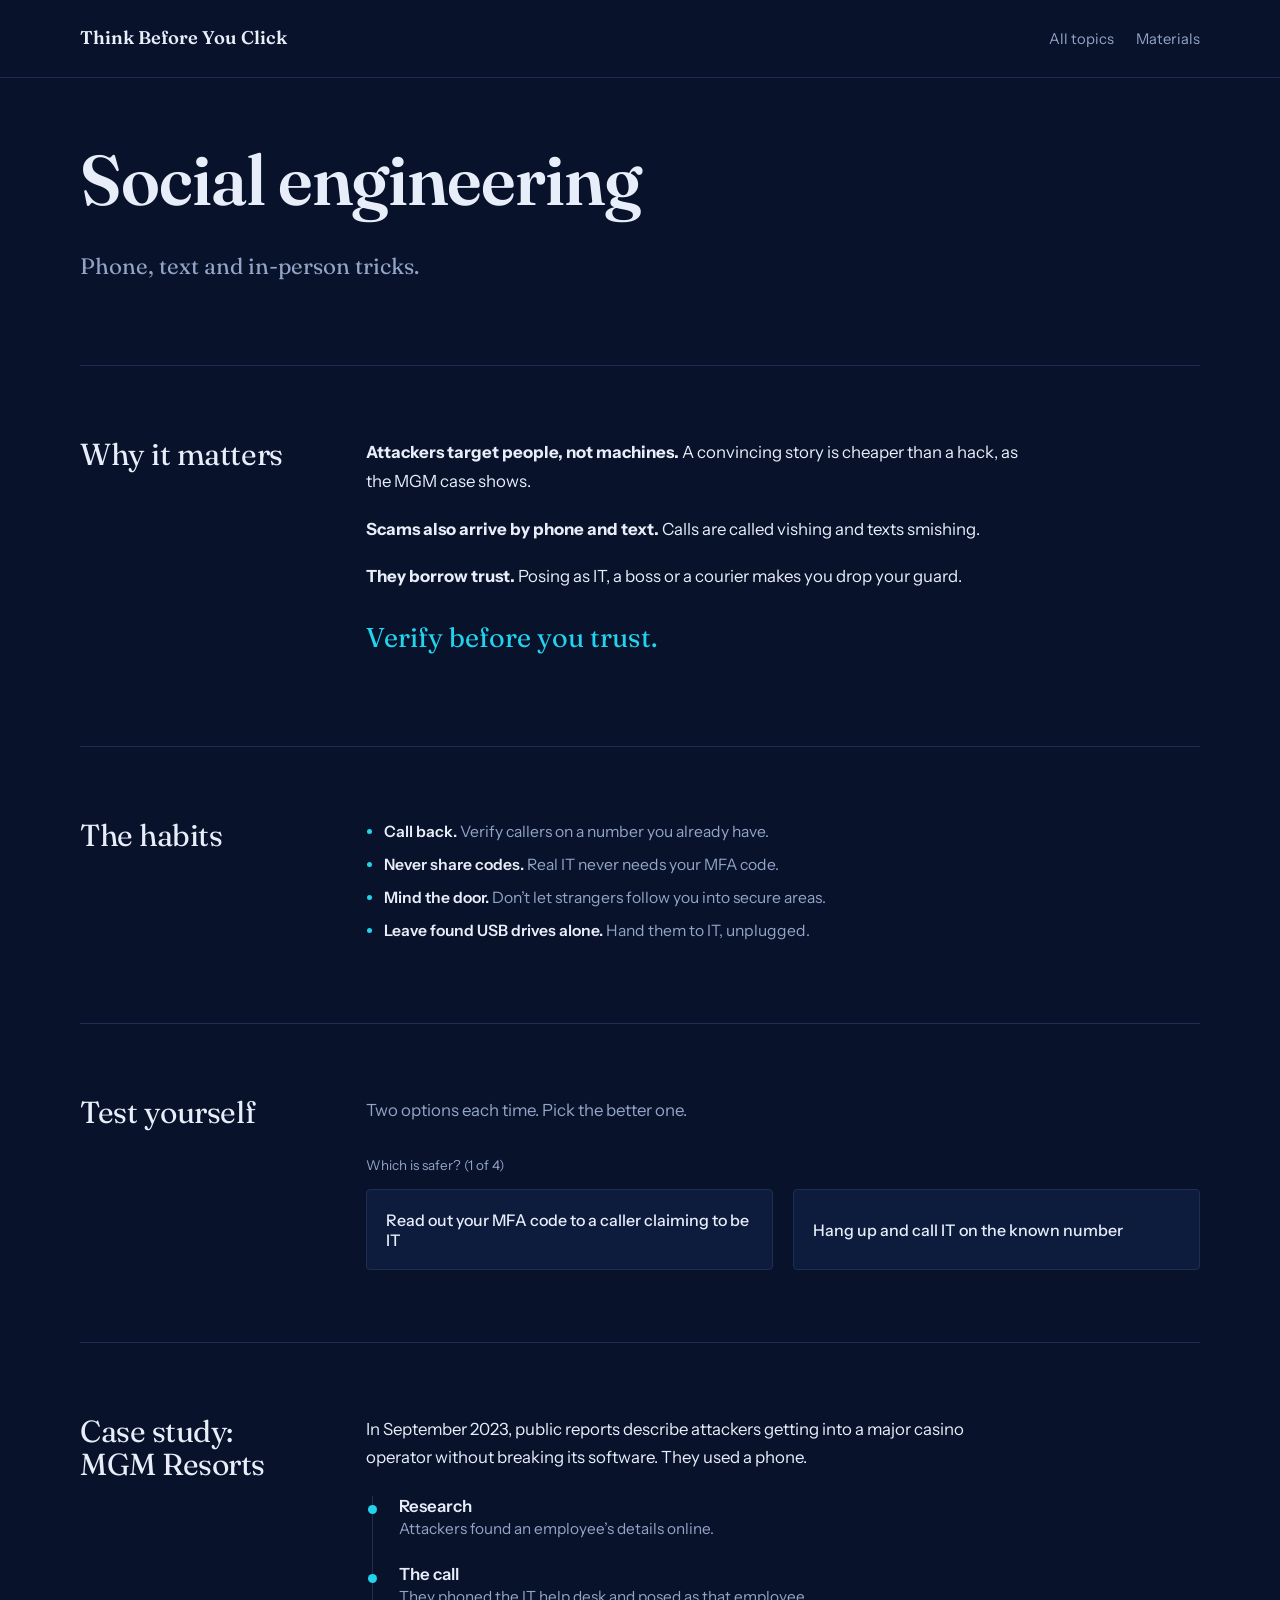
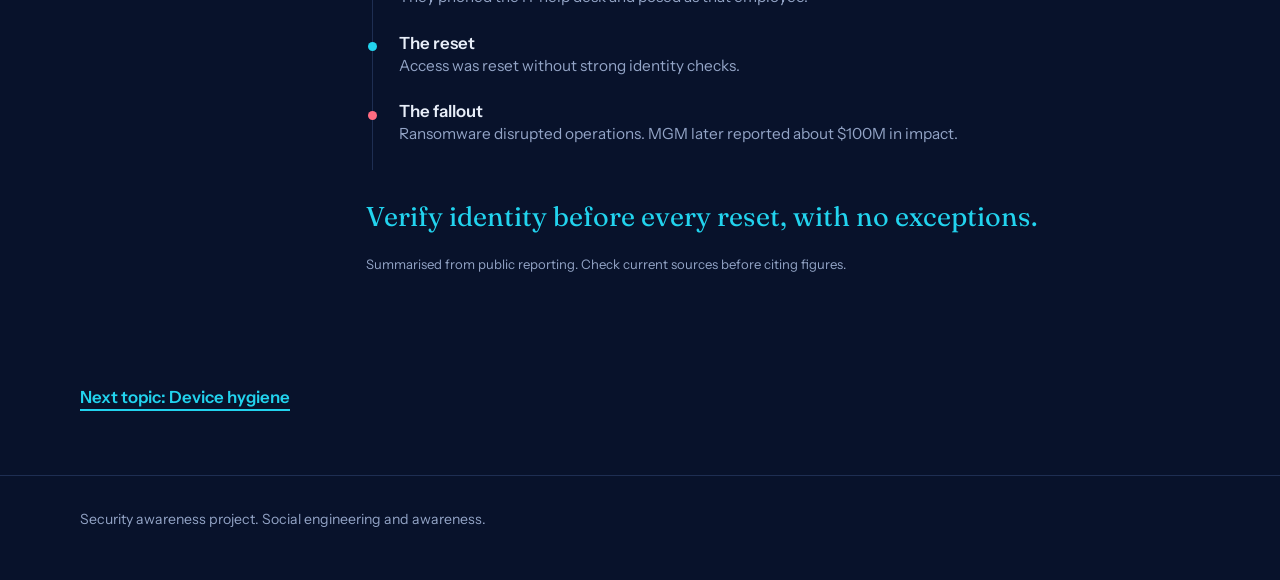
<file: social.html>
<!DOCTYPE html>
<html lang="en"><head><meta charset="utf-8"><meta name="viewport" content="width=device-width, initial-scale=1"><title>Social engineering | Think Before You Click</title><link rel="preconnect" href="https://fonts.googleapis.com"><link rel="preconnect" href="https://fonts.gstatic.com" crossorigin><link href="https://fonts.googleapis.com/css2?family=Fraunces:opsz,wght@9..144,400;9..144,600&family=Instrument+Sans:wght@400;500;600&display=swap" rel="stylesheet"><link rel="stylesheet" href="style.css"></head><body>
<header><div class="wrap"><a class="brand" href="index.html">Think Before You Click</a><nav aria-label="Primary"><a href="index.html#topics">All topics</a><a href="index.html#materials">Materials</a></nav></div></header><main>
<div class="wrap hero" style="padding:4rem 0 3rem"><h1 class="t">Social engineering</h1><p class="dek">Phone, text and in-person tricks.</p></div><div class="wrap">
<section class="ch" id="why"><h2>Why it matters</h2><div class="story"><p><strong>Attackers target people, not machines.</strong> A convincing story is cheaper than a hack, as the MGM case shows.</p><p><strong>Scams also arrive by phone and text.</strong> Calls are called vishing and texts smishing.</p><p><strong>They borrow trust.</strong> Posing as IT, a boss or a courier makes you drop your guard.</p><p class="pull">Verify before you trust.</p></div></section>
<section class="ch" id="guide"><h2>The habits</h2><div class="guide" style="grid-template-columns:1fr"><ul><li><strong>Call back.</strong> Verify callers on a number you already have.</li><li><strong>Never share codes.</strong> Real IT never needs your MFA code.</li><li><strong>Mind the door.</strong> Don’t let strangers follow you into secure areas.</li><li><strong>Leave found USB drives alone.</strong> Hand them to IT, unplugged.</li></ul></div></section>
<section class="ch" id="safer"><h2>Test yourself</h2><div><p class="in">Two options each time. Pick the better one.</p><p class="note" id="tn" aria-live="polite" style="margin:0 0 .8rem"></p><div class="pair" id="pair2"></div><div class="fb" id="fb3"></div></div></section>
<section class="ch" id="case"><h2>Case study: MGM Resorts</h2><div class="story">
  <p>In September 2023, public reports describe attackers getting into a major casino operator without breaking its software. They used a phone.</p>
  <ol class="tl">
    <li><h3>Research</h3><p>Attackers found an employee’s details online.</p></li>
    <li><h3>The call</h3><p>They phoned the IT help desk and posed as that employee.</p></li>
    <li><h3>The reset</h3><p>Access was reset without strong identity checks.</p></li>
    <li><h3>The fallout</h3><p>Ransomware disrupted operations. MGM later reported about $100M in impact.</p></li>
  </ol>
  <p class="pull">Verify identity before every reset, with no exceptions.</p>
  <p class="fine">Summarised from public reporting. Check current sources before citing figures.</p>
</div></section></div>
<div class="wrap" style="padding:1rem 0 4rem"><a class="go" href="devices.html">Next topic: Device hygiene</a></div>
</main><footer><div class="wrap">Security awareness project. Social engineering and awareness.</div></footer><script>const Q=[{"p": "Which is safer?", "o": ["Hang up and call IT on the known number", "Read out your MFA code to a caller claiming to be IT"], "w": "Real IT never needs your code, and a caller’s ID can be faked."}, {"p": "Which is safer?", "o": ["Ask a stranger without a badge to sign in at reception", "Hold the door open for them"], "w": "Following someone through a door is called tailgating."}, {"p": "Which is safer?", "o": ["Hand a found USB drive to IT, unplugged", "Plug it in to see who owns it"], "w": "Found drives are a classic way to deliver malware."}, {"p": "Which is safer?", "o": ["Open the bank’s app or call the number on your card", "Reply to a text asking you to confirm a payment"], "w": "Texts pretending to be your bank are a common scam."}];</script><script src="quiz.js"></script></body></html>
</file>
<file: style.css>
:root{--bg:#08122B;--bg2:#0D1B3D;--tx:#E8EEF9;--mut:#93A4C6;--cy:#22D3EE;--line:#1E2E52;--red:#FF6B81;--ok:#3DDC97;--serif:"Fraunces",Georgia,serif;--sans:"Instrument Sans",system-ui,-apple-system,"Segoe UI",sans-serif;--mono:ui-monospace,Menlo,Consolas,monospace;color-scheme:dark}
*{box-sizing:border-box;margin:0}
html{scroll-behavior:smooth}
body{background:var(--bg);color:var(--tx);font:400 1.05rem/1.7 var(--sans);-webkit-font-smoothing:antialiased}
:focus-visible{outline:2px solid var(--cy);outline-offset:3px}
.wrap{width:min(1120px,100% - 2.5rem);margin-inline:auto}
h1,h2,h3{font-family:var(--serif);font-weight:400;letter-spacing:-.015em;line-height:1.08}
header{padding:1.5rem 0;border-bottom:1px solid var(--line)}
header .wrap{display:flex;justify-content:space-between;align-items:baseline;gap:1rem;flex-wrap:wrap}
.brand{font:600 1.15rem var(--serif);color:var(--tx);text-decoration:none}
nav a{color:var(--mut);text-decoration:none;margin-left:1.4rem;font-size:.92rem}
nav a:hover{color:var(--cy)}
.hero{padding:6rem 0 5rem}
h1{font-size:clamp(2.9rem,8vw,6.2rem);max-width:15ch;font-weight:600}
.dek{font:400 1.4rem/1.45 var(--serif);color:var(--mut);max-width:34ch;margin:2rem 0 2.2rem}
.go{color:var(--cy);font-weight:600;text-decoration:none;border-bottom:2px solid var(--cy);padding-bottom:2px}
.ch{display:grid;grid-template-columns:minmax(0,230px) minmax(0,1fr);gap:3.5rem;padding:4.5rem 0;border-top:1px solid var(--line)}
.ch>h2{font-size:1.9rem;position:sticky;top:1.5rem;align-self:start}
.ch p.in{color:var(--mut);max-width:58ch;margin-bottom:1.8rem}
.fig{background:var(--bg2);border:1px solid var(--line);border-radius:4px}
.mh{display:flex;justify-content:space-between;padding:.75rem 1.1rem;border-bottom:1px solid var(--line);font-size:.88rem;color:var(--mut)}
.mh b{color:var(--tx);font-weight:600}
.mm{display:grid;grid-template-columns:minmax(0,.85fr) minmax(0,1.3fr);min-height:370px}
#list{list-style:none;padding:0;border-right:1px solid var(--line)}
#list button{all:unset;box-sizing:border-box;display:block;width:100%;padding:.7rem 1rem;cursor:pointer;border-bottom:1px solid var(--line);font-size:.88rem;line-height:1.5}
#list button:hover{background:var(--bg)}
#list button[aria-selected=true]{background:var(--bg);box-shadow:inset 3px 0 var(--cy)}
#list b{display:block;font-weight:600}
#list span{color:var(--mut);display:block;white-space:nowrap;overflow:hidden;text-overflow:ellipsis}
#list em{font-style:normal;font-size:.78rem;font-weight:600}
.ok{color:var(--ok)}.no{color:var(--red)}
#view{padding:1.2rem 1.3rem}
#view h3{font:600 1.1rem var(--sans);letter-spacing:0;margin-bottom:.4rem}
.addr{font:400 .8rem var(--mono);color:var(--mut);margin-bottom:1rem;overflow-wrap:anywhere}
.hl{color:var(--red)!important;text-decoration:underline wavy;text-underline-offset:4px}
#view p{font-size:.95rem;margin-bottom:.9rem}
.link{display:inline-block;padding:.35rem .75rem;border-radius:3px;background:var(--cy);color:var(--bg);font-size:.9rem;font-weight:600;margin-bottom:.5rem}
.target{font:400 .75rem var(--mono);color:var(--mut);overflow-wrap:anywhere}
.act{display:flex;gap:.7rem;padding:.9rem 1.1rem;border-top:1px solid var(--line);flex-wrap:wrap}
.b{font:600 .9rem var(--sans);padding:.6rem 1.1rem;border-radius:3px;border:2px solid var(--cy);background:none;color:var(--cy);cursor:pointer}
.b:hover:not(:disabled){background:var(--cy);color:var(--bg)}
.b.r{border-color:var(--red);color:var(--red)}
.b.r:hover:not(:disabled){background:var(--red);color:var(--bg)}
.b:disabled{opacity:.35;cursor:not-allowed}
.fb{padding:0 1.3rem;max-height:0;overflow:hidden;font-size:.93rem;transition:max-height .35s,padding .35s;background:var(--bg)}
.fb.open{max-height:340px;padding:1rem 1.3rem}
.fb ul{margin:.5rem 0 .75rem 1.1rem;color:var(--mut)}
.nx{font:600 .9rem var(--sans);background:none;border:0;color:var(--cy);cursor:pointer;padding:0;text-decoration:underline;text-underline-offset:3px}
.guide{display:grid;grid-template-columns:1fr 1fr;gap:2.5rem 3rem}
.guide h3{font-size:1.5rem;margin-bottom:.6rem;padding-top:1rem;border-top:1px solid var(--line)}
.guide ul{padding-left:1.1rem;color:var(--mut);font-size:.98rem}
.guide li{margin-bottom:.4rem}
.guide li::marker{color:var(--cy)}
.guide strong{color:var(--tx);font-weight:600}
.pw label{display:block;font-weight:600;margin-bottom:.4rem}
.pw input{width:100%;font:500 1.15rem var(--mono);padding:.85rem 1rem;border:1px solid var(--line);border-radius:3px;background:var(--bg2);color:var(--tx)}
.pw input:focus{border-color:var(--cy);outline:0}
.bar{height:4px;background:var(--line);margin:1.2rem 0 .7rem}
#fill{height:100%;width:0;background:var(--red);transition:width .3s,background .3s}
.res{display:flex;justify-content:space-between;gap:1rem;flex-wrap:wrap;font-weight:600}
#tips{margin:.8rem 0 0 1.1rem;color:var(--mut);font-size:.95rem}
.note{font-size:.84rem;color:var(--mut);margin-top:1rem}
.pair{display:grid;grid-template-columns:1fr 1fr;gap:1.2rem}
.fr{border:1px solid var(--line);border-radius:4px;background:var(--bg2);overflow:hidden;display:flex;flex-direction:column}
.url{font:400 .75rem var(--mono);padding:.6rem .8rem;border-bottom:1px solid var(--line);color:var(--mut);overflow-wrap:anywhere}
.pane{padding:1.2rem .9rem;display:grid;gap:.6rem}
.pane b{font:600 1.1rem var(--serif)}
.pane i{height:30px;border:1px solid var(--line);border-radius:3px;background:var(--bg)}
.pane u{text-decoration:none;background:var(--cy);color:var(--bg);text-align:center;font-weight:600;padding:.4rem;border-radius:3px;font-size:.9rem}
.fr .b{margin:0 .9rem .9rem}
.opt{font:500 1rem var(--sans);text-align:left;padding:1.2rem;border:1px solid var(--line);border-radius:4px;background:var(--bg2);color:var(--tx);cursor:pointer;overflow-wrap:anywhere}
.opt.m{font-family:var(--mono)}
.opt:hover:not(:disabled){border-color:var(--cy)}
.opt:disabled{cursor:default;opacity:.7}
.story p{max-width:60ch;margin-bottom:1.2rem}
.pull{font:400 1.7rem/1.3 var(--serif);color:var(--cy);max-width:24ch;margin:1.8rem 0}
.tl{list-style:none;padding:0;border-left:1px solid var(--line);margin:1.5rem 0 1.5rem .4rem}
.tl li{position:relative;padding:0 0 1.4rem 1.6rem;max-width:56ch}
.tl li::before{content:"";position:absolute;left:-5px;top:.6rem;width:9px;height:9px;border-radius:50%;background:var(--cy)}
.tl li:last-child::before{background:var(--red)}
.tl h3{font:600 1.05rem var(--sans);letter-spacing:0}
.tl p{color:var(--mut);font-size:.96rem;margin:0}
.fine{color:var(--mut);font-size:.82rem}
.mat{list-style:none;padding:0}
.mat li{display:flex;justify-content:space-between;gap:1rem;align-items:baseline;padding:1.2rem 0;border-top:1px solid var(--line)}
.mat li:last-child{border-bottom:1px solid var(--line)}
.mat h3{font-size:1.4rem}
.mat p{color:var(--mut);font-size:.94rem}
.mat a{color:var(--cy);font-weight:600;white-space:nowrap}
.mat span{color:var(--mut);font-size:.92rem;white-space:nowrap}
footer{border-top:1px solid var(--line);padding:2rem 0 3rem;color:var(--mut);font-size:.88rem}
@media(max-width:860px){.ch{grid-template-columns:1fr;gap:1.2rem;padding:3.2rem 0}.ch>h2{position:static}.mm,.pair,.guide{grid-template-columns:1fr}#list{border-right:0;border-bottom:1px solid var(--line)}.hero{padding:3.5rem 0}nav a:first-child{margin-left:0}}
@media(prefers-reduced-motion:reduce){*{transition:none!important;scroll-behavior:auto!important}}

.t{font-size:clamp(2.4rem,6vw,4.4rem)!important;max-width:18ch}.opt{margin:0}
</file>
